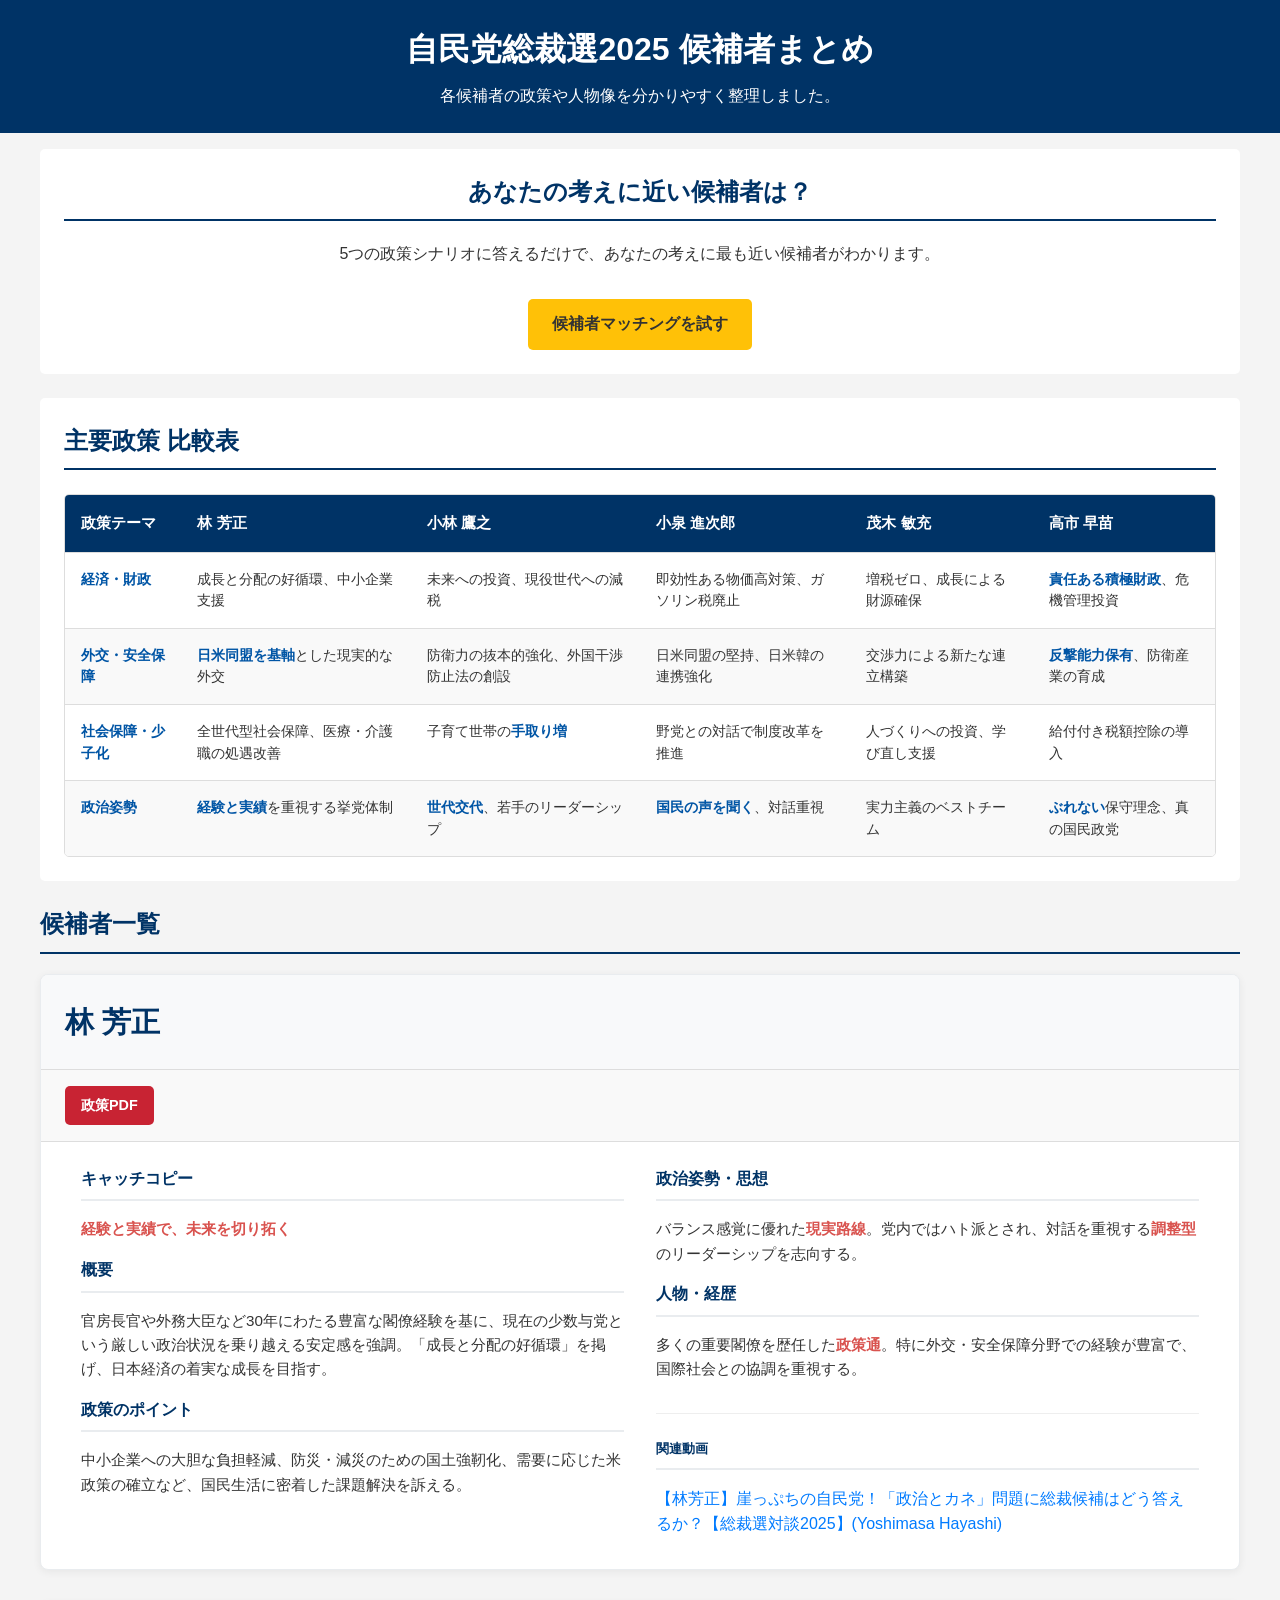
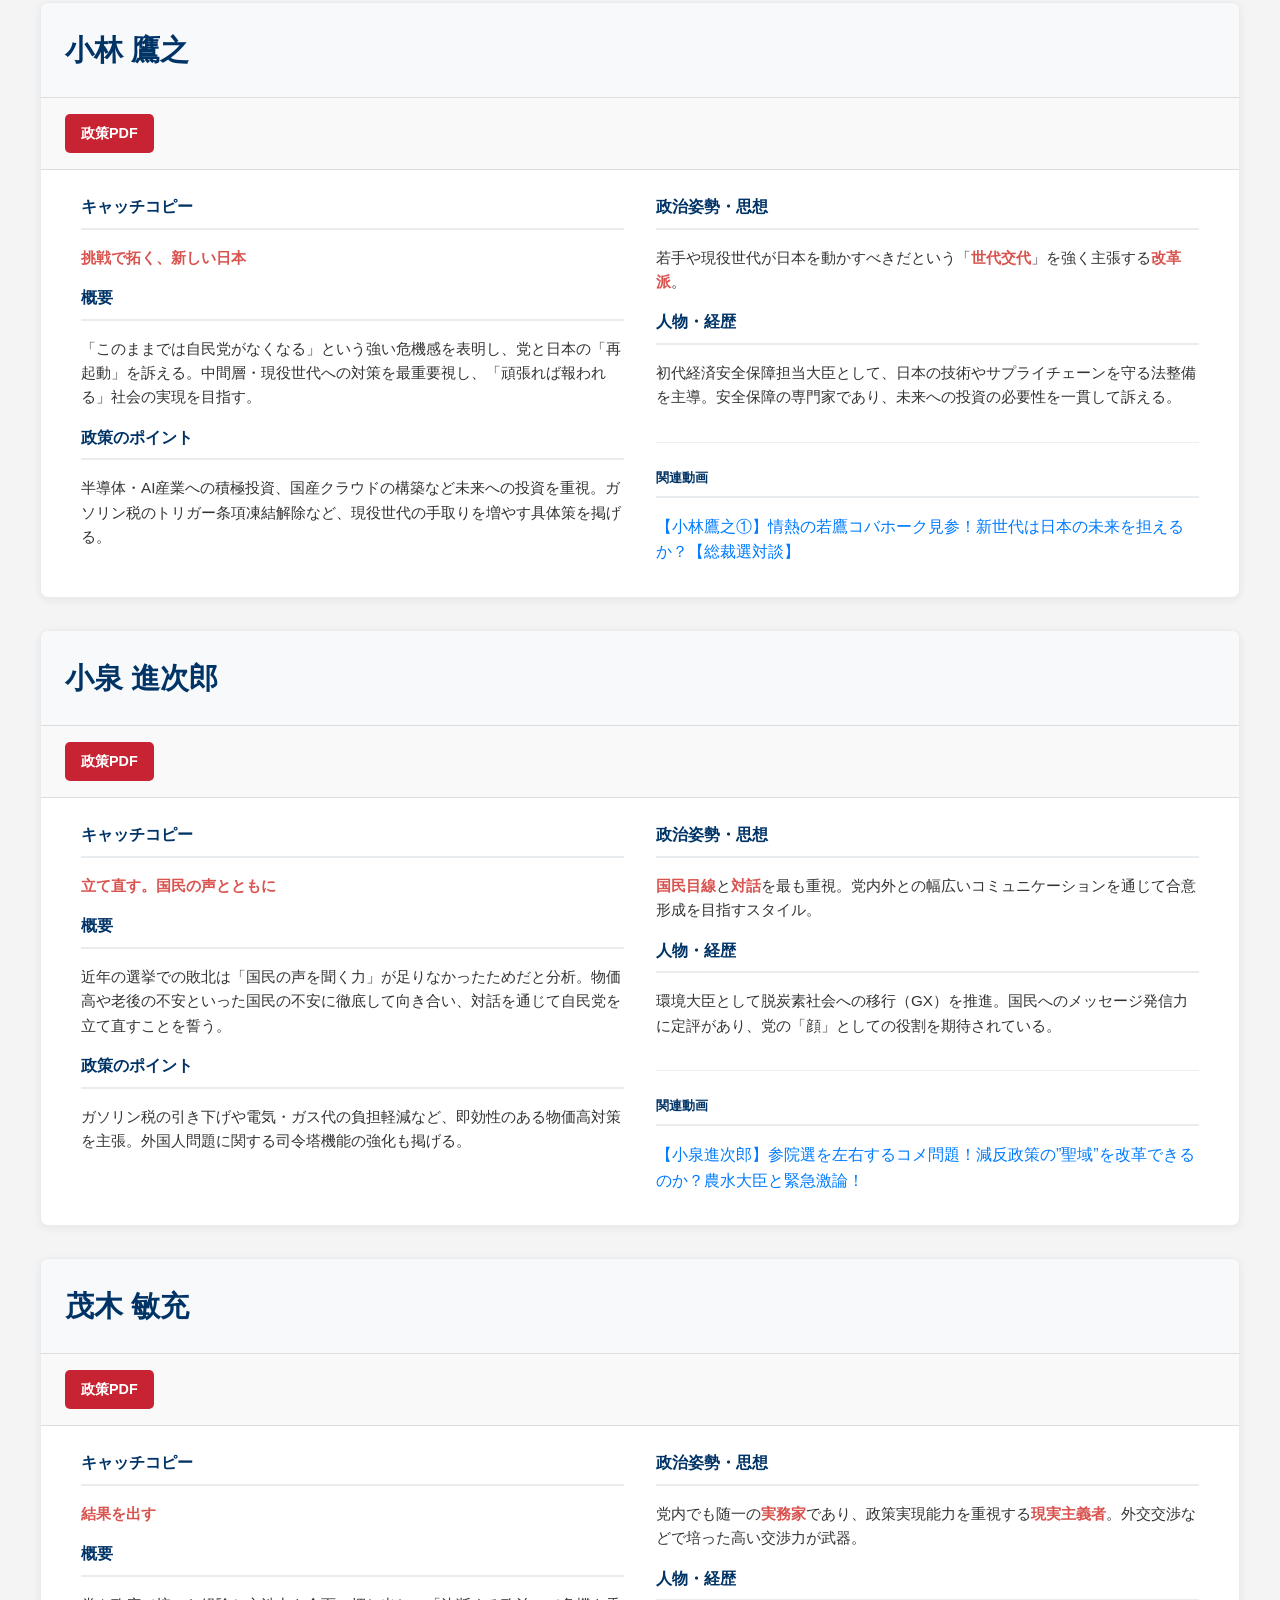
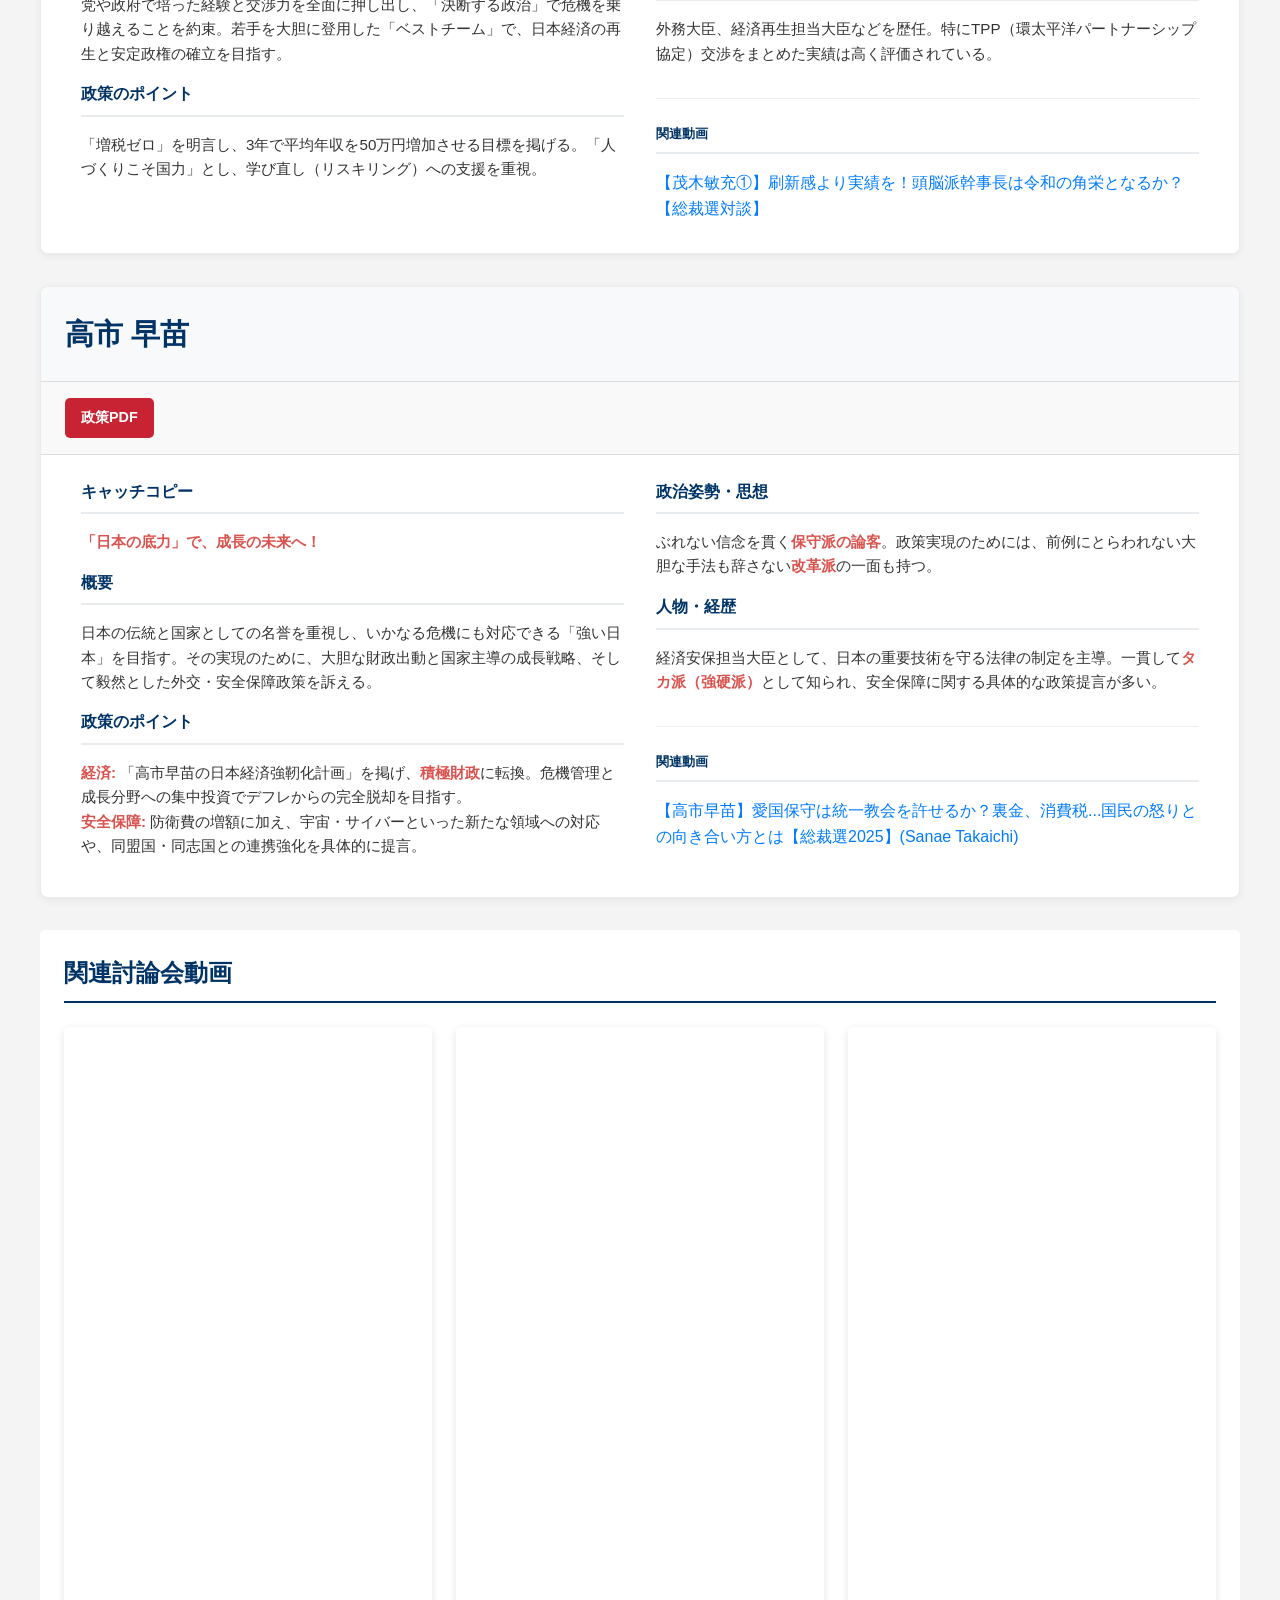
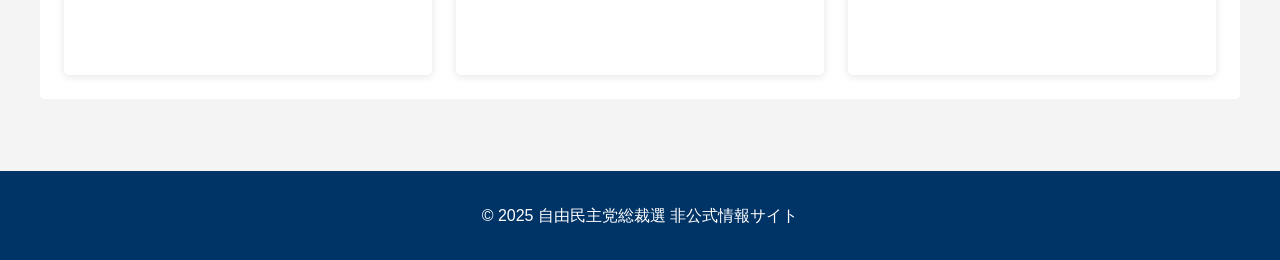
<file: index.html>
<!DOCTYPE html>
<html lang="ja">
<head>
    <meta charset="UTF-8">
    <meta name="viewport" content="width=device-width, initial-scale=1.0">
    <title>自民党総裁選2025 候補者まとめ</title>
    <link rel="stylesheet" href="style.css">
</head>
<body>

    <header>
        <h1>自民党総裁選2025 候補者まとめ</h1>
        <p>各候補者の政策や人物像を分かりやすく整理しました。</p>
    </header>

    <main>
        <section id="matcher-link">
            <h2>あなたの考えに近い候補者は？</h2>
            <p>5つの政策シナリオに答えるだけで、あなたの考えに最も近い候補者がわかります。</p>
            <a href="matcher.html" class="matcher-button">候補者マッチングを試す</a>
        </section>

        <section id="comparison">
            <h2>主要政策 比較表</h2>
            <div class="table-container">
                <table>
                    <thead>
                        <tr>
                            <th>政策テーマ</th>
                            <th>林 芳正</th>
                            <th>小林 鷹之</th>
                            <th>小泉 進次郎</th>
                            <th>茂木 敏充</th>
                            <th>高市 早苗</th>
                        </tr>
                    </thead>
                    <tbody>
                        <tr>
                            <td><strong>経済・財政</strong></td>
                            <td>成長と分配の好循環、中小企業支援</td>
                            <td>未来への投資、現役世代への減税</td>
                            <td>即効性ある物価高対策、ガソリン税廃止</td>
                            <td>増税ゼロ、成長による財源確保</td>
                            <td><strong>責任ある積極財政</strong>、危機管理投資</td>
                        </tr>
                        <tr>
                            <td><strong>外交・安全保障</strong></td>
                            <td><strong>日米同盟を基軸</strong>とした現実的な外交</td>
                            <td>防衛力の抜本的強化、外国干渉防止法の創設</td>
                            <td>日米同盟の堅持、日米韓の連携強化</td>
                            <td>交渉力による新たな連立構築</td>
                            <td><strong>反撃能力保有</strong>、防衛産業の育成</td>
                        </tr>
                        <tr>
                            <td><strong>社会保障・少子化</strong></td>
                            <td>全世代型社会保障、医療・介護職の処遇改善</td>
                            <td>子育て世帯の<strong>手取り増</strong></td>
                            <td>野党との対話で制度改革を推進</td>
                            <td>人づくりへの投資、学び直し支援</td>
                            <td>給付付き税額控除の導入</td>
                        </tr>
                        <tr>
                            <td><strong>政治姿勢</strong></td>
                            <td><strong>経験と実績</strong>を重視する挙党体制</td>
                            <td><strong>世代交代</strong>、若手のリーダーシップ</td>
                            <td><strong>国民の声を聞く</strong>、対話重視</td>
                            <td>実力主義のベストチーム</td>
                            <td><strong>ぶれない</strong>保守理念、真の国民政党</td>
                        </tr>
                    </tbody>
                </table>
            </div>
        </section>

        <section id="candidates">
            <h2>候補者一覧</h2>

            <div class="candidate" id="hayashi">
                <h3>林 芳正</h3>
                <div class="candidate-links">
                    <a href="PDF/hayashi_yoshimasa.pdf" target="_blank" class="pdf-button">政策PDF</a>
                </div>
                <div class="candidate-info">
                    <div class="policy">
                        <h4>キャッチコピー</h4>
                        <p><strong>経験と実績で、未来を切り拓く</strong></p>
                        <h4>概要</h4>
                        <p>官房長官や外務大臣など30年にわたる豊富な閣僚経験を基に、現在の少数与党という厳しい政治状況を乗り越える安定感を強調。「成長と分配の好循環」を掲げ、日本経済の着実な成長を目指す。</p>
                        <h4>政策のポイント</h4>
                        <p>中小企業への大胆な負担軽減、防災・減災のための国土強靭化、需要に応じた米政策の確立など、国民生活に密着した課題解決を訴える。</p>
                    </div>
                    <div class="profile">
                        <h4>政治姿勢・思想</h4>
                        <p>バランス感覚に優れた<strong>現実路線</strong>。党内ではハト派とされ、対話を重視する<strong>調整型</strong>のリーダーシップを志向する。</p>
                        <h4>人物・経歴</h4>
                        <p>多くの重要閣僚を歴任した<strong>政策通</strong>。特に外交・安全保障分野での経験が豊富で、国際社会との協調を重視する。</p>
                        <div class="video-section">
                            <h5>関連動画</h5>
                            <a href="https://www.youtube.com/watch?v=7HHYFExrUlc&t=288s" target="_blank">【林芳正】崖っぷちの自民党！「政治とカネ」問題に総裁候補はどう答えるか？【総裁選対談2025】(Yoshimasa Hayashi)</a>
                        </div>
                    </div>
                </div>
            </div>

            <div class="candidate" id="kobayashi">
                <h3>小林 鷹之</h3>
                <div class="candidate-links">
                    <a href="PDF/kobayashi_takayuki.pdf" target="_blank" class="pdf-button">政策PDF</a>
                </div>
                <div class="candidate-info">
                    <div class="policy">
                        <h4>キャッチコピー</h4>
                        <p><strong>挑戦で拓く、新しい日本</strong></p>
                        <h4>概要</h4>
                        <p>「このままでは自民党がなくなる」という強い危機感を表明し、党と日本の「再起動」を訴える。中間層・現役世代への対策を最重要視し、「頑張れば報われる」社会の実現を目指す。</p>
                        <h4>政策のポイント</h4>
                        <p>半導体・AI産業への積極投資、国産クラウドの構築など未来への投資を重視。ガソリン税のトリガー条項凍結解除など、現役世代の手取りを増やす具体策を掲げる。</p>
                    </div>
                    <div class="profile">
                        <h4>政治姿勢・思想</h4>
                        <p>若手や現役世代が日本を動かすべきだという「<strong>世代交代</strong>」を強く主張する<strong>改革派</strong>。</p>
                        <h4>人物・経歴</h4>
                        <p>初代経済安全保障担当大臣として、日本の技術やサプライチェーンを守る法整備を主導。安全保障の専門家であり、未来への投資の必要性を一貫して訴える。</p>
                        <div class="video-section">
                            <h5>関連動画</h5>
                            <a href="https://www.youtube.com/watch?v=fQSO7T_RONM" target="_blank">【小林鷹之①】情熱の若鷹コバホーク見参！新世代は日本の未来を担えるか？【総裁選対談】</a>
                        </div>
                    </div>
                </div>
            </div>

            <div class="candidate" id="koizumi">
                <h3>小泉 進次郎</h3>
                <div class="candidate-links">
                    <a href="PDF/koizumi_shinjiro.pdf" target="_blank" class="pdf-button">政策PDF</a>
                </div>
                <div class="candidate-info">
                    <div class="policy">
                        <h4>キャッチコピー</h4>
                        <p><strong>立て直す。国民の声とともに</strong></p>
                        <h4>概要</h4>
                        <p>近年の選挙での敗北は「国民の声を聞く力」が足りなかったためだと分析。物価高や老後の不安といった国民の不安に徹底して向き合い、対話を通じて自民党を立て直すことを誓う。</p>
                        <h4>政策のポイント</h4>
                        <p>ガソリン税の引き下げや電気・ガス代の負担軽減など、即効性のある物価高対策を主張。外国人問題に関する司令塔機能の強化も掲げる。</p>
                    </div>
                    <div class="profile">
                        <h4>政治姿勢・思想</h4>
                        <p><strong>国民目線</strong>と<strong>対話</strong>を最も重視。党内外との幅広いコミュニケーションを通じて合意形成を目指すスタイル。</p>
                        <h4>人物・経歴</h4>
                        <p>環境大臣として脱炭素社会への移行（GX）を推進。国民へのメッセージ発信力に定評があり、党の「顔」としての役割を期待されている。</p>
                        <div class="video-section">
                            <h5>関連動画</h5>
                            <a href="https://www.youtube.com/watch?v=Nc2l2y54KJk&t=117s" target="_blank">【小泉進次郎】参院選を左右するコメ問題！減反政策の”聖域”を改革できるのか？農水大臣と緊急激論！</a>
                        </div>
                    </div>
                </div>
            </div>

            <div class="candidate" id="motegi">
                <h3>茂木 敏充</h3>
                <div class="candidate-links">
                    <a href="PDF/motegi_toshimitsu.pdf" target="_blank" class="pdf-button">政策PDF</a>
                </div>
                <div class="candidate-info">
                    <div class="policy">
                        <h4>キャッチコピー</h4>
                        <p><strong>結果を出す</strong></p>
                        <h4>概要</h4>
                        <p>党や政府で培った経験と交渉力を全面に押し出し、「決断する政治」で危機を乗り越えることを約束。若手を大胆に登用した「ベストチーム」で、日本経済の再生と安定政権の確立を目指す。</p>
                        <h4>政策のポイント</h4>
                        <p>「増税ゼロ」を明言し、3年で平均年収を50万円増加させる目標を掲げる。「人づくりこそ国力」とし、学び直し（リスキリング）への支援を重視。</p>
                    </div>
                    <div class="profile">
                        <h4>政治姿勢・思想</h4>
                        <p>党内でも随一の<strong>実務家</strong>であり、政策実現能力を重視する<strong>現実主義者</strong>。外交交渉などで培った高い交渉力が武器。</p>
                        <h4>人物・経歴</h4>
                        <p>外務大臣、経済再生担当大臣などを歴任。特にTPP（環太平洋パートナーシップ協定）交渉をまとめた実績は高く評価されている。</p>
                        <div class="video-section">
                            <h5>関連動画</h5>
                            <a href="https://www.youtube.com/watch?v=0tI_t4-xgq8&t=1849s" target="_blank">【茂木敏充①】刷新感より実績を！頭脳派幹事長は令和の角栄となるか？【総裁選対談】</a>
                        </div>
                    </div>
                </div>
            </div>

            <div class="candidate" id="takaichi">
                <h3>高市 早苗</h3>
                <div class="candidate-links">
                    <a href="PDF/takaichi_sanae.pdf" target="_blank" class="pdf-button">政策PDF</a>
                </div>
                <div class="candidate-info">
                    <div class="policy">
                        <h4>キャッチコピー</h4>
                        <p><strong>「日本の底力」で、成長の未来へ！</strong></p>
                        <h4>概要</h4>
                        <p>日本の伝統と国家としての名誉を重視し、いかなる危機にも対応できる「強い日本」を目指す。その実現のために、大胆な財政出動と国家主導の成長戦略、そして毅然とした外交・安全保障政策を訴える。</p>
                        <h4>政策のポイント</h4>
                        <p><strong>経済:</strong> 「高市早苗の日本経済強靭化計画」を掲げ、<strong>積極財政</strong>に転換。危機管理と成長分野への集中投資でデフレからの完全脱却を目指す。<br><strong>安全保障:</strong> 防衛費の増額に加え、宇宙・サイバーといった新たな領域への対応や、同盟国・同志国との連携強化を具体的に提言。</p>
                    </div>
                    <div class="profile">
                        <h4>政治姿勢・思想</h4>
                        <p>ぶれない信念を貫く<strong>保守派の論客</strong>。政策実現のためには、前例にとらわれない大胆な手法も辞さない<strong>改革派</strong>の一面も持つ。</p>
                        <h4>人物・経歴</h4>
                        <p>経済安保担当大臣として、日本の重要技術を守る法律の制定を主導。一貫して<strong>タカ派（強硬派）</strong>として知られ、安全保障に関する具体的な政策提言が多い。</p>
                        <div class="video-section">
                            <h5>関連動画</h5>
                            <a href="https://www.youtube.com/watch?v=GSwVQjN9Sdw&t=368s" target="_blank">【高市早苗】愛国保守は統一教会を許せるか？裏金、消費税...国民の怒りとの向き合い方とは【総裁選2025】(Sanae Takaichi)</a>
                        </div>
                    </div>
                </div>
            </div>

        </section>

        <section id="debate-videos">
            <h2>関連討論会動画</h2>
            <div class="video-container">
                <div class="video-wrapper">
                    <iframe src="https://www.youtube.com/embed/Q50NCoF3dXk" title="YouTube video player" frameborder="0" allow="accelerometer; autoplay; clipboard-write; encrypted-media; gyroscope; picture-in-picture; web-share" allowfullscreen></iframe>
                </div>
                <div class="video-wrapper">
                    <iframe src="https://www.youtube.com/embed/YBnjSKV6GBg" title="YouTube video player" frameborder="0" allow="accelerometer; autoplay; clipboard-write; encrypted-media; gyroscope; picture-in-picture; web-share" allowfullscreen></iframe>
                </div>
                <div class="video-wrapper">
                    <iframe src="https://www.youtube.com/embed/Pvwe_WnXvWQ" title="YouTube video player" frameborder="0" allow="accelerometer; autoplay; clipboard-write; encrypted-media; gyroscope; picture-in-picture; web-share" allowfullscreen></iframe>
                </div>
            </div>
        </section>

    </main>

    <footer>
        <p>&copy; 2025 自由民主党総裁選 非公式情報サイト</p>
    </footer>

</body>
</html>
</file>
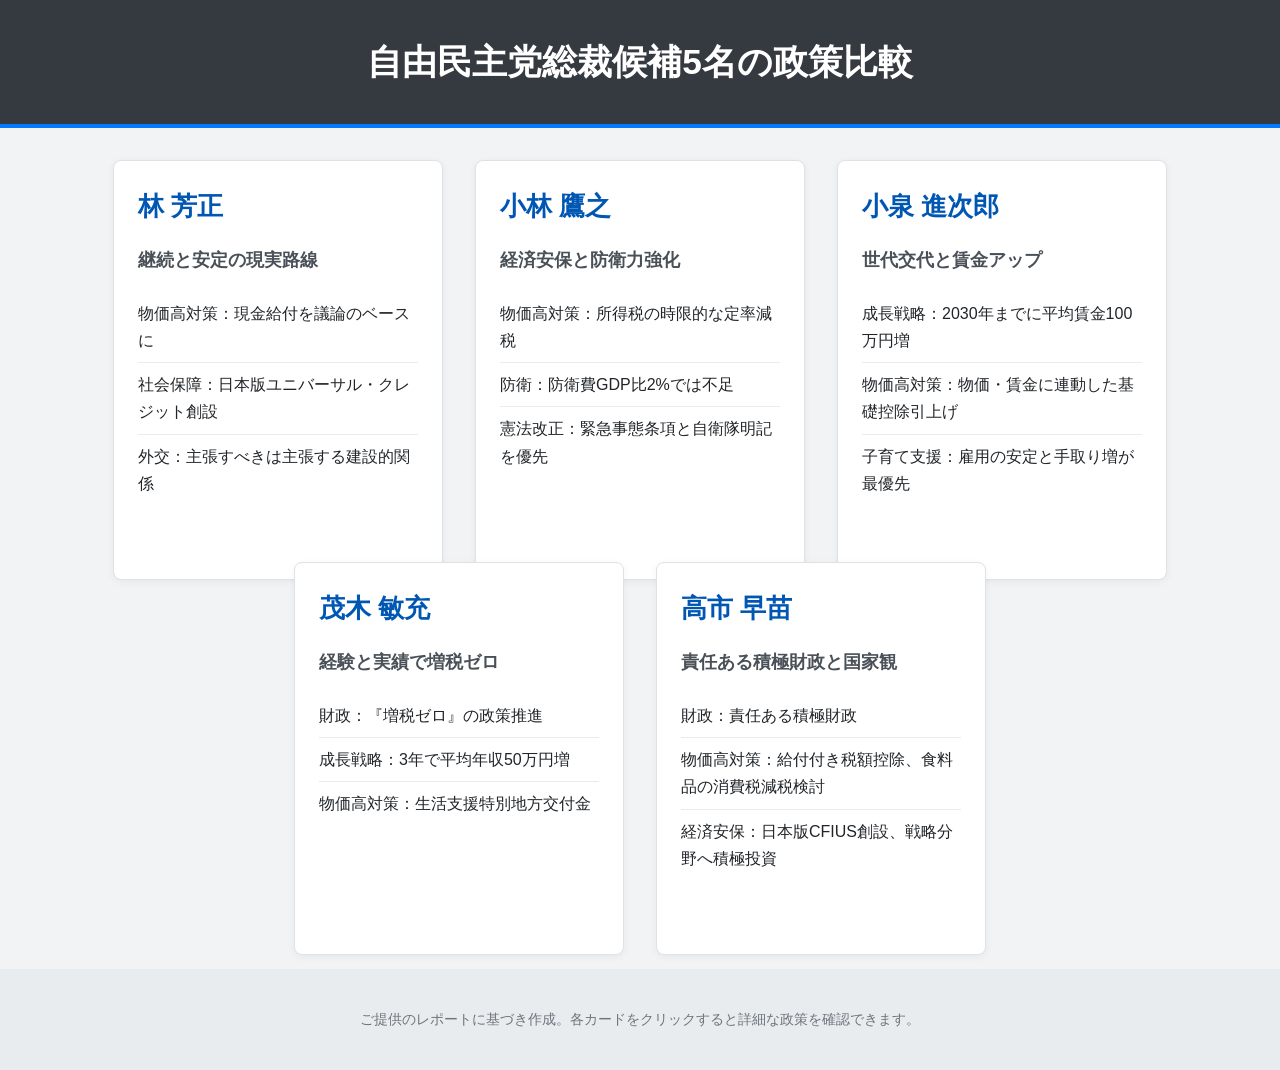
<file: LDP presidential election1/index.html>
<!DOCTYPE html>
<html lang="ja">
<head>
    <meta charset="UTF-8">
    <meta name="viewport" content="width=device-width, initial-scale=1.0">
    <title>次の日本のリーダーは誰？</title>
    <link rel="stylesheet" href="style.css">
</head>
<body>

    <header>
        <h1>自由民主党総裁候補5名の政策比較</h1>
    </header>

    <main>
        <div class="candidates-container">
            <!-- 林芳正 -->
            <a href="hayashi.html" class="card-link">
                <div class="candidate-card">
                    <h2>林 芳正</h2>
                    <p class="key-stance">継続と安定の現実路線</p>
                    <ul>
                        <li>物価高対策：現金給付を議論のベースに</li>
                        <li>社会保障：日本版ユニバーサル・クレジット創設</li>
                        <li>外交：主張すべきは主張する建設的関係</li>
                    </ul>
                </div>
            </a>

            <!-- 小林鷹之 -->
            <a href="kobayashi.html" class="card-link">
                <div class="candidate-card">
                    <h2>小林 鷹之</h2>
                    <p class="key-stance">経済安保と防衛力強化</p>
                    <ul>
                        <li>物価高対策：所得税の時限的な定率減税</li>
                        <li>防衛：防衛費GDP比2%では不足</li>
                        <li>憲法改正：緊急事態条項と自衛隊明記を優先</li>
                    </ul>
                </div>
            </a>

            <!-- 小泉進次郎 -->
            <a href="koizumi.html" class="card-link">
                <div class="candidate-card">
                    <h2>小泉 進次郎</h2>
                    <p class="key-stance">世代交代と賃金アップ</p>
                    <ul>
                        <li>成長戦略：2030年までに平均賃金100万円増</li>
                        <li>物価高対策：物価・賃金に連動した基礎控除引上げ</li>
                        <li>子育て支援：雇用の安定と手取り増が最優先</li>
                    </ul>
                </div>
            </a>

            <!-- 茂木敏充 -->
            <a href="motegi.html" class="card-link">
                <div class="candidate-card">
                    <h2>茂木 敏充</h2>
                    <p class="key-stance">経験と実績で増税ゼロ</p>
                    <ul>
                        <li>財政：『増税ゼロ』の政策推進</li>
                        <li>成長戦略：3年で平均年収50万円増</li>
                        <li>物価高対策：生活支援特別地方交付金</li>
                    </ul>
                </div>
            </a>

            <!-- 高市早苗 -->
            <a href="takaichi.html" class="card-link">
                <div class="candidate-card">
                    <h2>高市 早苗</h2>
                    <p class="key-stance">責任ある積極財政と国家観</p>
                    <ul>
                        <li>財政：責任ある積極財政</li>
                        <li>物価高対策：給付付き税額控除、食料品の消費税減税検討</li>
                        <li>経済安保：日本版CFIUS創設、戦略分野へ積極投資</li>
                    </ul>
                </div>
            </a>
        </div>
    </main>

    <footer>
        <p>ご提供のレポートに基づき作成。各カードをクリックすると詳細な政策を確認できます。</p>
    </footer>

</body>
</html>
</file>
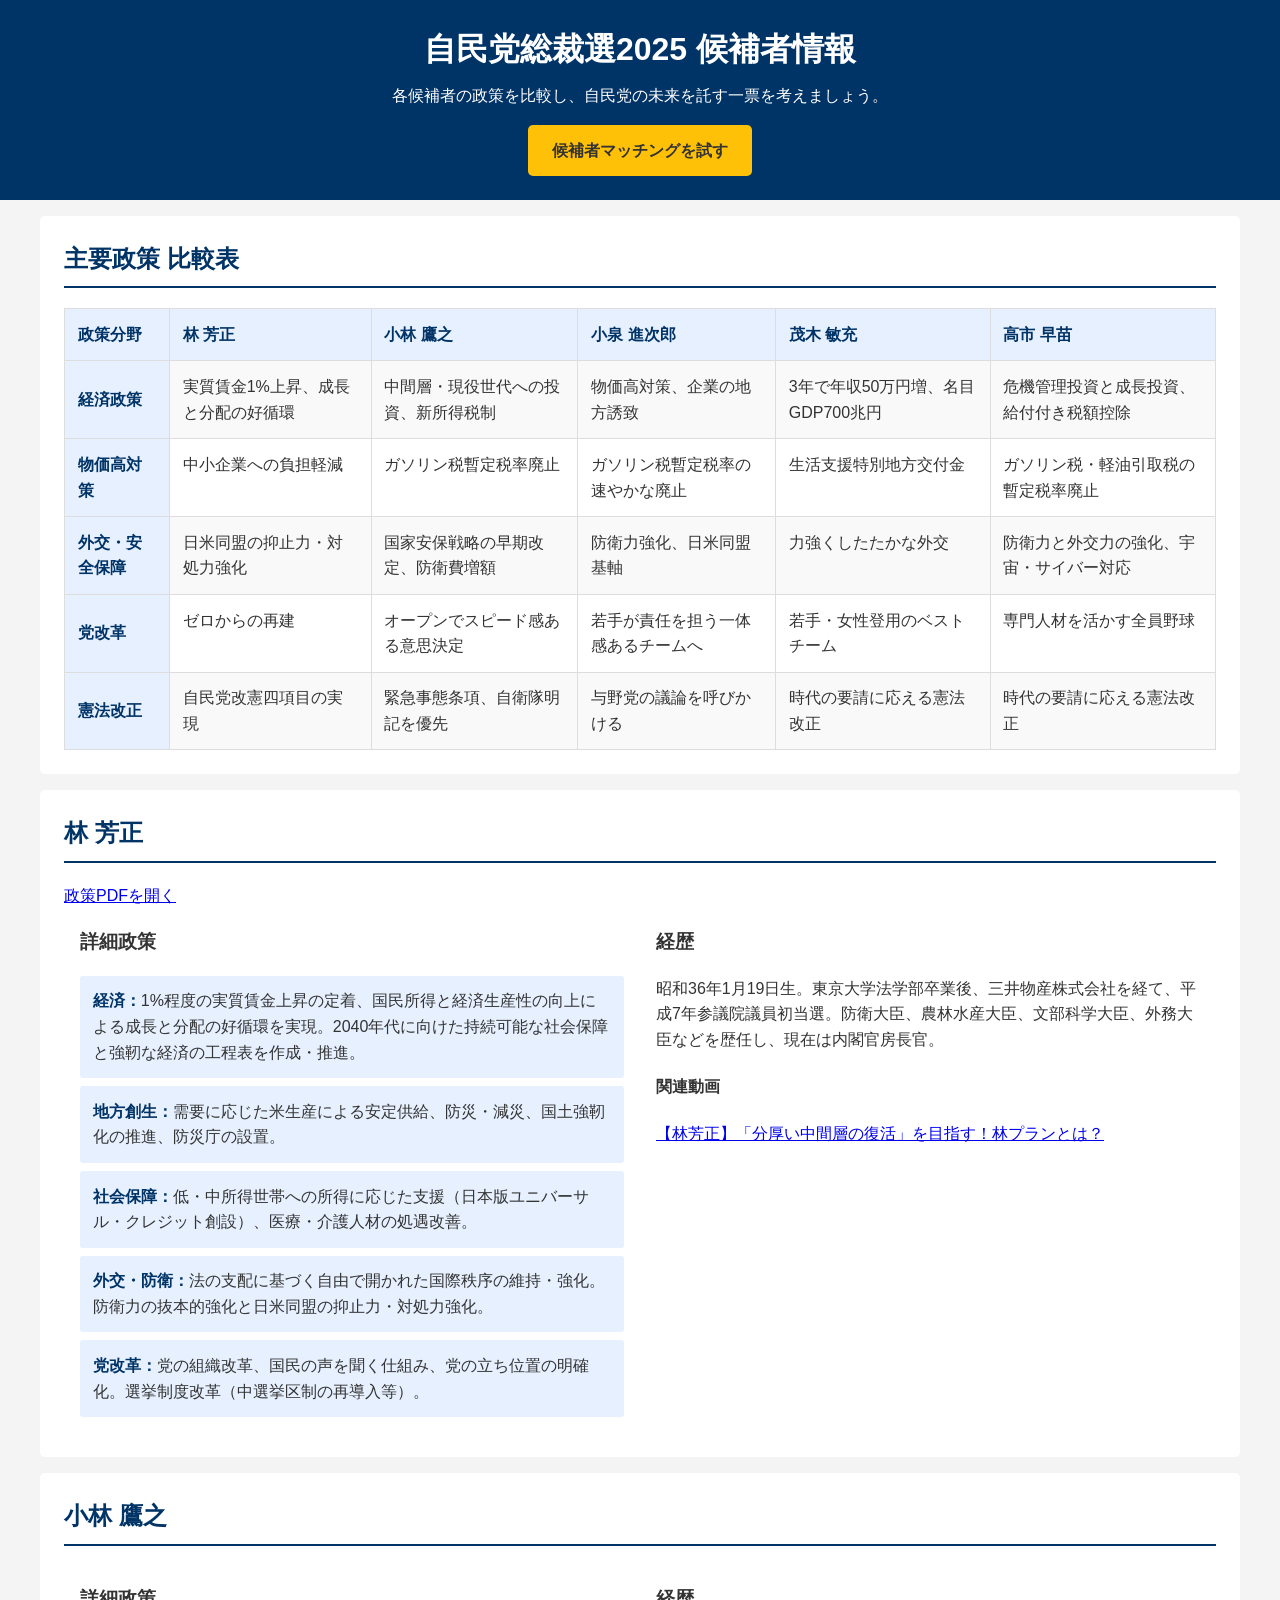
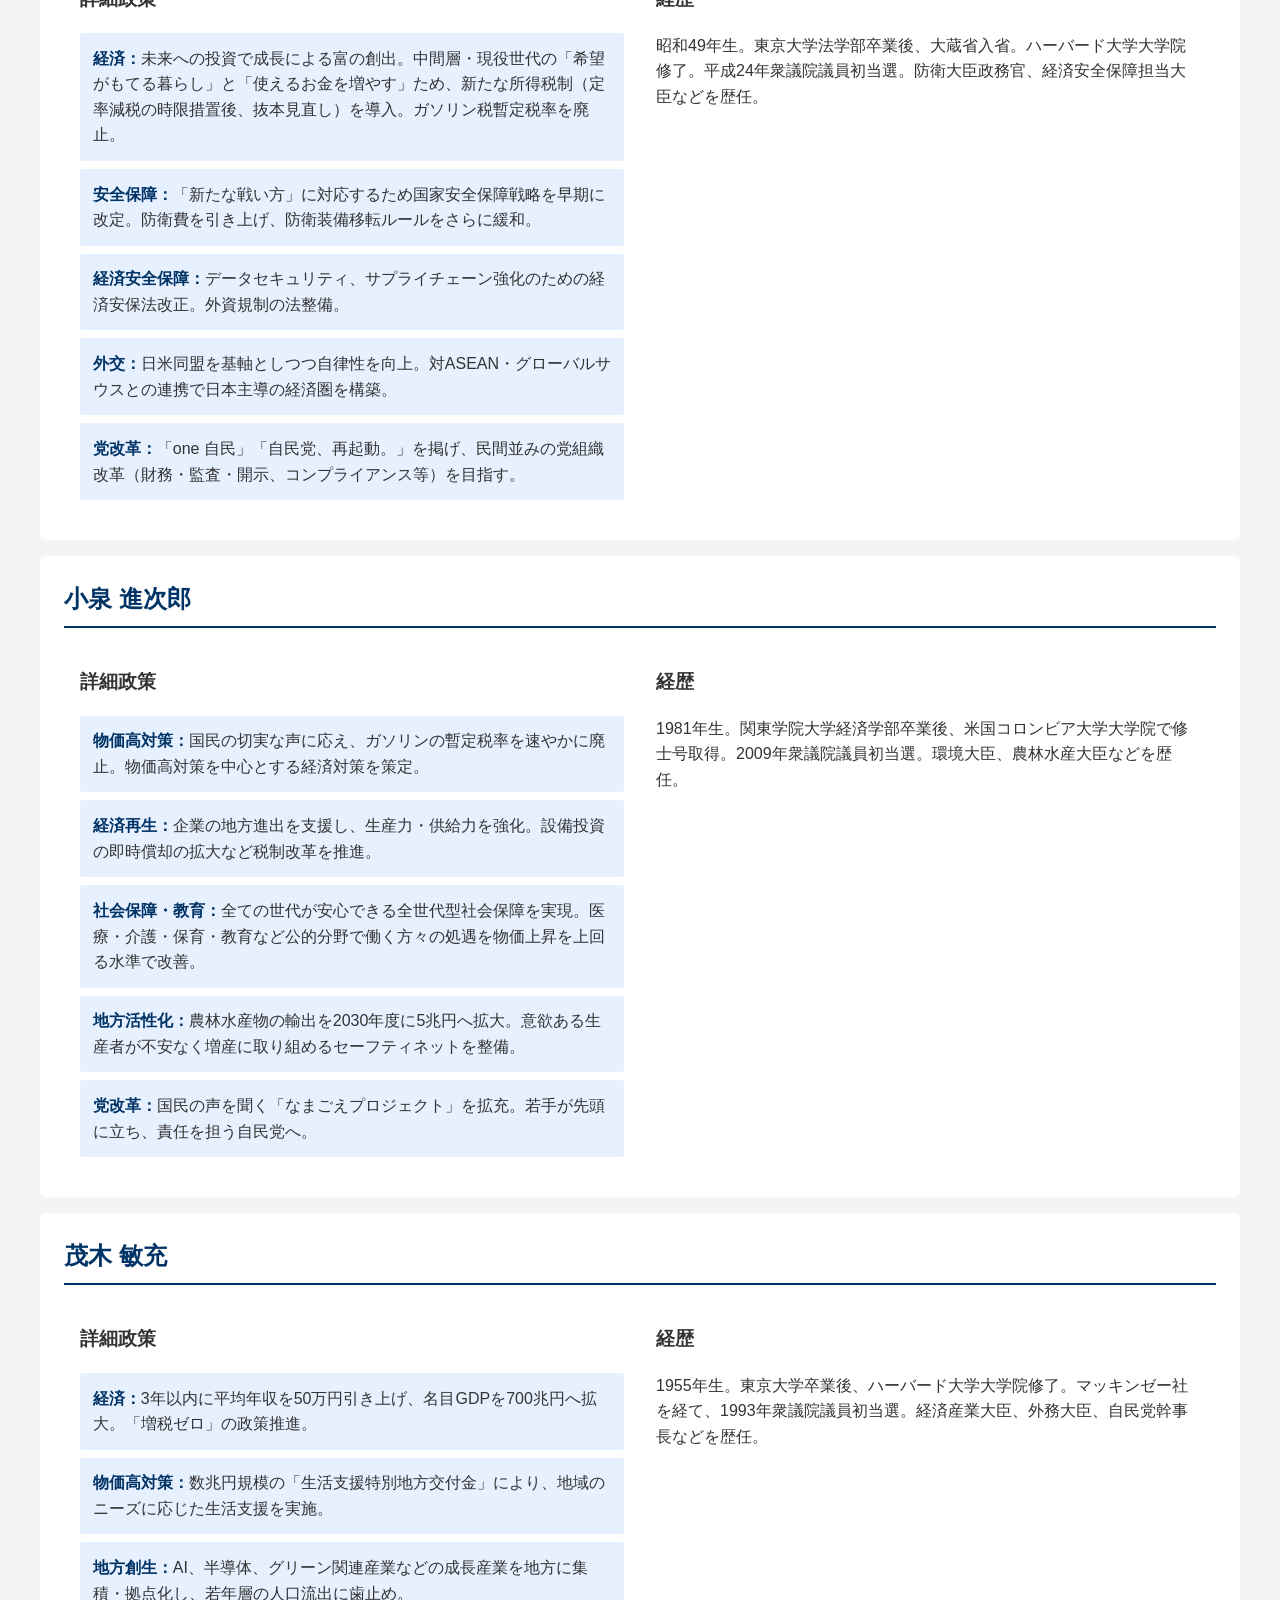
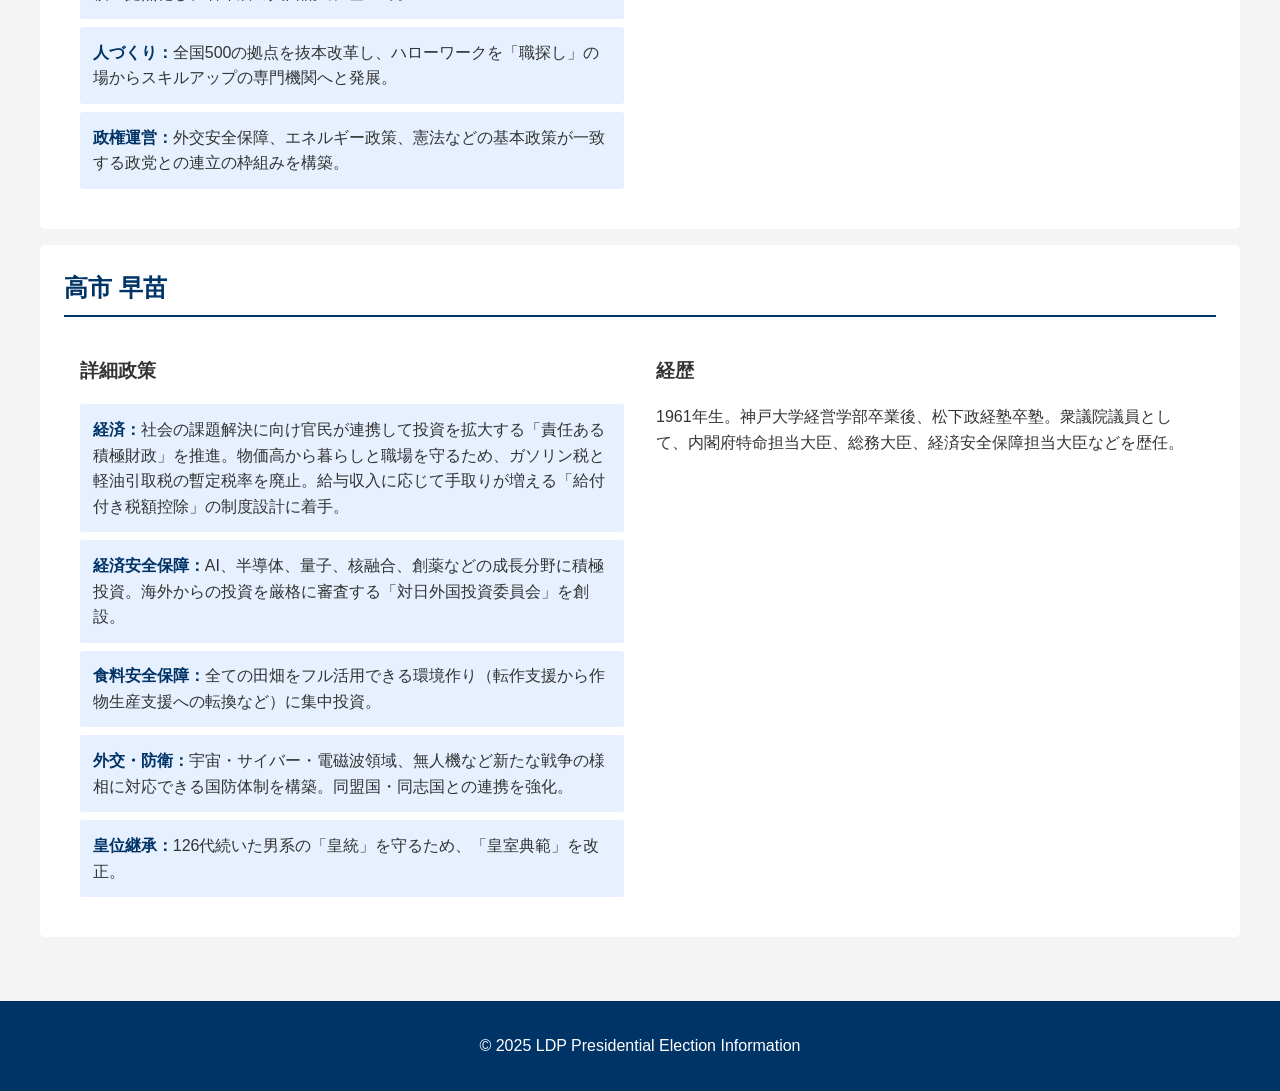
<file: LDP_election_summary/index.html>
<!DOCTYPE html>
<html lang="ja">
<head>
    <meta charset="UTF-8">
    <meta name="viewport" content="width=device-width, initial-scale=1.0">
    <title>自民党総裁選2025 候補者情報</title>
    <link rel="stylesheet" href="style.css">
</head>
<body>
    <header>
        <h1>自民党総裁選2025 候補者情報</h1>
        <p>各候補者の政策を比較し、自民党の未来を託す一票を考えましょう。</p>
        <a href="matcher.html" class="matcher-button">候補者マッチングを試す</a>
    </header>
    <main>
        <section id="comparison">
            <h2>主要政策 比較表</h2>
            <table>
                <thead>
                    <tr>
                        <th>政策分野</th>
                        <th>林 芳正</th>
                        <th>小林 鷹之</th>
                        <th>小泉 進次郎</th>
                        <th>茂木 敏充</th>
                        <th>高市 早苗</th>
                    </tr>
                </thead>
                <tbody>
                    <tr>
                        <th>経済政策</th>
                        <td>実質賃金1%上昇、成長と分配の好循環</td>
                        <td>中間層・現役世代への投資、新所得税制</td>
                        <td>物価高対策、企業の地方誘致</td>
                        <td>3年で年収50万円増、名目GDP700兆円</td>
                        <td>危機管理投資と成長投資、給付付き税額控除</td>
                    </tr>
                    <tr>
                        <th>物価高対策</th>
                        <td>中小企業への負担軽減</td>
                        <td>ガソリン税暫定税率廃止</td>
                        <td>ガソリン税暫定税率の速やかな廃止</td>
                        <td>生活支援特別地方交付金</td>
                        <td>ガソリン税・軽油引取税の暫定税率廃止</td>
                    </tr>
                    <tr>
                        <th>外交・安全保障</th>
                        <td>日米同盟の抑止力・対処力強化</td>
                        <td>国家安保戦略の早期改定、防衛費増額</td>
                        <td>防衛力強化、日米同盟基軸</td>
                        <td>力強くしたたかな外交</td>
                        <td>防衛力と外交力の強化、宇宙・サイバー対応</td>
                    </tr>
                    <tr>
                        <th>党改革</th>
                        <td>ゼロからの再建</td>
                        <td>オープンでスピード感ある意思決定</td>
                        <td>若手が責任を担う一体感あるチームへ</td>
                        <td>若手・女性登用のベストチーム</td>
                        <td>専門人材を活かす全員野球</td>
                    </tr>
                    <tr>
                        <th>憲法改正</th>
                        <td>自民党改憲四項目の実現</td>
                        <td>緊急事態条項、自衛隊明記を優先</td>
                        <td>与野党の議論を呼びかける</td>
                        <td>時代の要請に応える憲法改正</td>
                        <td>時代の要請に応える憲法改正</td>
                    </tr>
                </tbody>
            </table>
        </section>

        <section id="hayashi">
            <h2>林 芳正</h2>
            <div class="candidate-links">
                <a href="../LDP presidential election2/hayashi_yoshimasa.pdf" target="_blank" class="pdf-button">政策PDFを開く</a>
            </div>
            <div class="candidate-info">
                <div class="policy">
                    <h3>詳細政策</h3>
                    <ul>
                        <li><strong>経済：</strong>1%程度の実質賃金上昇の定着、国民所得と経済生産性の向上による成長と分配の好循環を実現。2040年代に向けた持続可能な社会保障と強靭な経済の工程表を作成・推進。</li>
                        <li><strong>地方創生：</strong>需要に応じた米生産による安定供給、防災・減災、国土強靭化の推進、防災庁の設置。</li>
                        <li><strong>社会保障：</strong>低・中所得世帯への所得に応じた支援（日本版ユニバーサル・クレジット創設）、医療・介護人材の処遇改善。</li>
                        <li><strong>外交・防衛：</strong>法の支配に基づく自由で開かれた国際秩序の維持・強化。防衛力の抜本的強化と日米同盟の抑止力・対処力強化。</li>
                        <li><strong>党改革：</strong>党の組織改革、国民の声を聞く仕組み、党の立ち位置の明確化。選挙制度改革（中選挙区制の再導入等）。</li>
                    </ul>
                </div>
                <div class="profile">
                    <h3>経歴</h3>
                    <p>昭和36年1月19日生。東京大学法学部卒業後、三井物産株式会社を経て、平成7年参議院議員初当選。防衛大臣、農林水産大臣、文部科学大臣、外務大臣などを歴任し、現在は内閣官房長官。</p>
                    <div class="video-section">
                        <h4>関連動画</h4>
                        <a href="https://www.youtube.com/watch?v=d_0k5aH4nao" target="_blank">【林芳正】「分厚い中間層の復活」を目指す！林プランとは？</a>
                    </div>
                </div>
            </div>
        </section>

        <section id="kobayashi">
            <h2>小林 鷹之</h2>
            <div class="candidate-info">
                <div class="policy">
                    <h3>詳細政策</h3>
                    <ul>
                        <li><strong>経済：</strong>未来への投資で成長による富の創出。中間層・現役世代の「希望がもてる暮らし」と「使えるお金を増やす」ため、新たな所得税制（定率減税の時限措置後、抜本見直し）を導入。ガソリン税暫定税率を廃止。</li>
                        <li><strong>安全保障：</strong>「新たな戦い方」に対応するため国家安全保障戦略を早期に改定。防衛費を引き上げ、防衛装備移転ルールをさらに緩和。</li>
                        <li><strong>経済安全保障：</strong>データセキュリティ、サプライチェーン強化のための経済安保法改正。外資規制の法整備。</li>
                        <li><strong>外交：</strong>日米同盟を基軸としつつ自律性を向上。対ASEAN・グローバルサウスとの連携で日本主導の経済圏を構築。</li>
                        <li><strong>党改革：</strong>「one 自民」「自民党、再起動。」を掲げ、民間並みの党組織改革（財務・監査・開示、コンプライアンス等）を目指す。</li>
                    </ul>
                </div>
                <div class="profile">
                    <h3>経歴</h3>
                    <p>昭和49年生。東京大学法学部卒業後、大蔵省入省。ハーバード大学大学院修了。平成24年衆議院議員初当選。防衛大臣政務官、経済安全保障担当大臣などを歴任。</p>
                </div>
            </div>
        </section>

        <section id="koizumi">
            <h2>小泉 進次郎</h2>
            <div class="candidate-info">
                <div class="policy">
                    <h3>詳細政策</h3>
                    <ul>
                        <li><strong>物価高対策：</strong>国民の切実な声に応え、ガソリンの暫定税率を速やかに廃止。物価高対策を中心とする経済対策を策定。</li>
                        <li><strong>経済再生：</strong>企業の地方進出を支援し、生産力・供給力を強化。設備投資の即時償却の拡大など税制改革を推進。</li>
                        <li><strong>社会保障・教育：</strong>全ての世代が安心できる全世代型社会保障を実現。医療・介護・保育・教育など公的分野で働く方々の処遇を物価上昇を上回る水準で改善。</li>
                        <li><strong>地方活性化：</strong>農林水産物の輸出を2030年度に5兆円へ拡大。意欲ある生産者が不安なく増産に取り組めるセーフティネットを整備。</li>
                        <li><strong>党改革：</strong>国民の声を聞く「なまごえプロジェクト」を拡充。若手が先頭に立ち、責任を担う自民党へ。</li>
                    </ul>
                </div>
                <div class="profile">
                    <h3>経歴</h3>
                    <p>1981年生。関東学院大学経済学部卒業後、米国コロンビア大学大学院で修士号取得。2009年衆議院議員初当選。環境大臣、農林水産大臣などを歴任。</p>
                </div>
            </div>
        </section>

        <section id="motegi">
            <h2>茂木 敏充</h2>
            <div class="candidate-info">
                <div class="policy">
                    <h3>詳細政策</h3>
                    <ul>
                        <li><strong>経済：</strong>3年以内に平均年収を50万円引き上げ、名目GDPを700兆円へ拡大。「増税ゼロ」の政策推進。</li>
                        <li><strong>物価高対策：</strong>数兆円規模の「生活支援特別地方交付金」により、地域のニーズに応じた生活支援を実施。</li>
                        <li><strong>地方創生：</strong>AI、半導体、グリーン関連産業などの成長産業を地方に集積・拠点化し、若年層の人口流出に歯止め。</li>
                        <li><strong>人づくり：</strong>全国500の拠点を抜本改革し、ハローワークを「職探し」の場からスキルアップの専門機関へと発展。</li>
                        <li><strong>政権運営：</strong>外交安全保障、エネルギー政策、憲法などの基本政策が一致する政党との連立の枠組みを構築。</li>
                    </ul>
                </div>
                <div class="profile">
                    <h3>経歴</h3>
                    <p>1955年生。東京大学卒業後、ハーバード大学大学院修了。マッキンゼー社を経て、1993年衆議院議員初当選。経済産業大臣、外務大臣、自民党幹事長などを歴任。</p>
                </div>
            </div>
        </section>

        <section id="takaichi">
            <h2>高市 早苗</h2>
            <div class="candidate-info">
                <div class="policy">
                    <h3>詳細政策</h3>
                    <ul>
                        <li><strong>経済：</strong>社会の課題解決に向け官民が連携して投資を拡大する「責任ある積極財政」を推進。物価高から暮らしと職場を守るため、ガソリン税と軽油引取税の暫定税率を廃止。給与収入に応じて手取りが増える「給付付き税額控除」の制度設計に着手。</li>
                        <li><strong>経済安全保障：</strong>AI、半導体、量子、核融合、創薬などの成長分野に積極投資。海外からの投資を厳格に審査する「対日外国投資委員会」を創設。</li>
                        <li><strong>食料安全保障：</strong>全ての田畑をフル活用できる環境作り（転作支援から作物生産支援への転換など）に集中投資。</li>
                        <li><strong>外交・防衛：</strong>宇宙・サイバー・電磁波領域、無人機など新たな戦争の様相に対応できる国防体制を構築。同盟国・同志国との連携を強化。</li>
                        <li><strong>皇位継承：</strong>126代続いた男系の「皇統」を守るため、「皇室典範」を改正。</li>
                    </ul>
                </div>
                <div class="profile">
                    <h3>経歴</h3>
                    <p>1961年生。神戸大学経営学部卒業後、松下政経塾卒塾。衆議院議員として、内閣府特命担当大臣、総務大臣、経済安全保障担当大臣などを歴任。</p>
                </div>
            </div>
        </section>
    </main>
    <footer>
        <p>&copy; 2025 LDP Presidential Election Information</p>
    </footer>
</body>
</html>
</file>
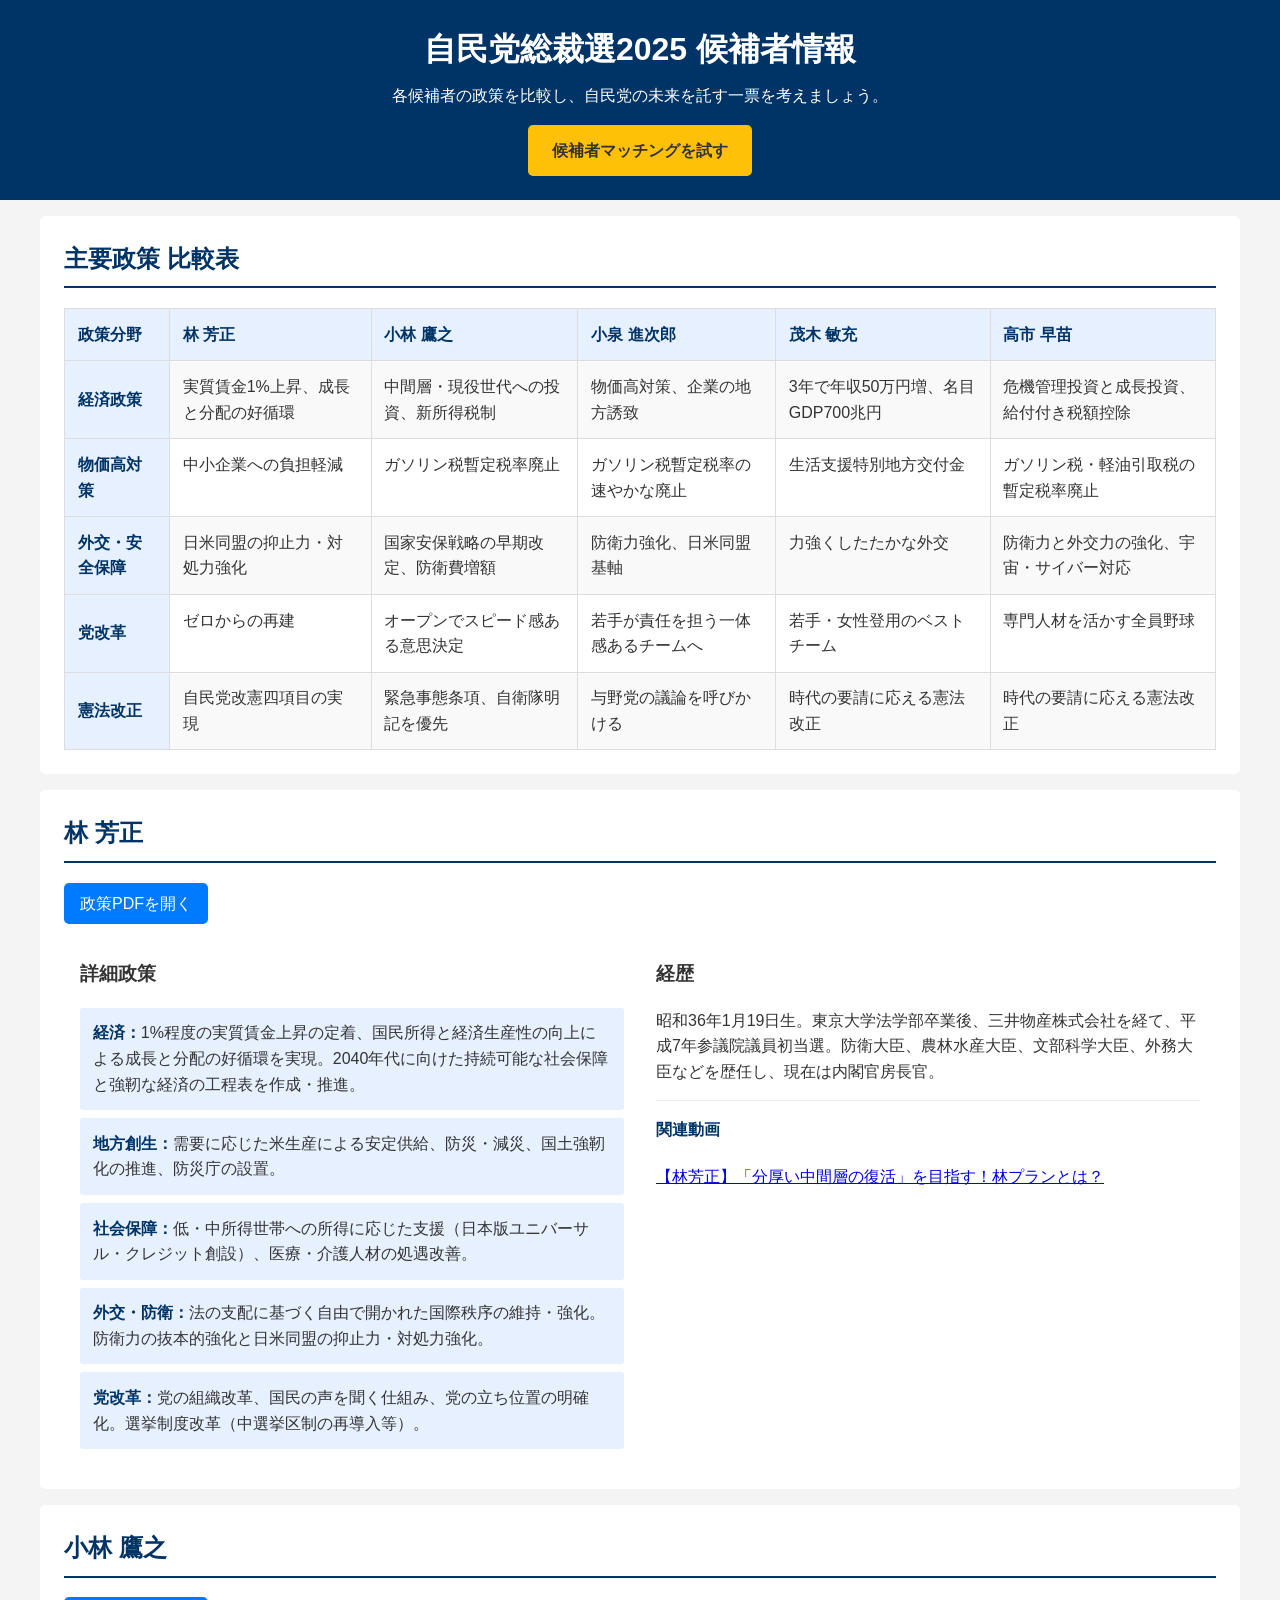
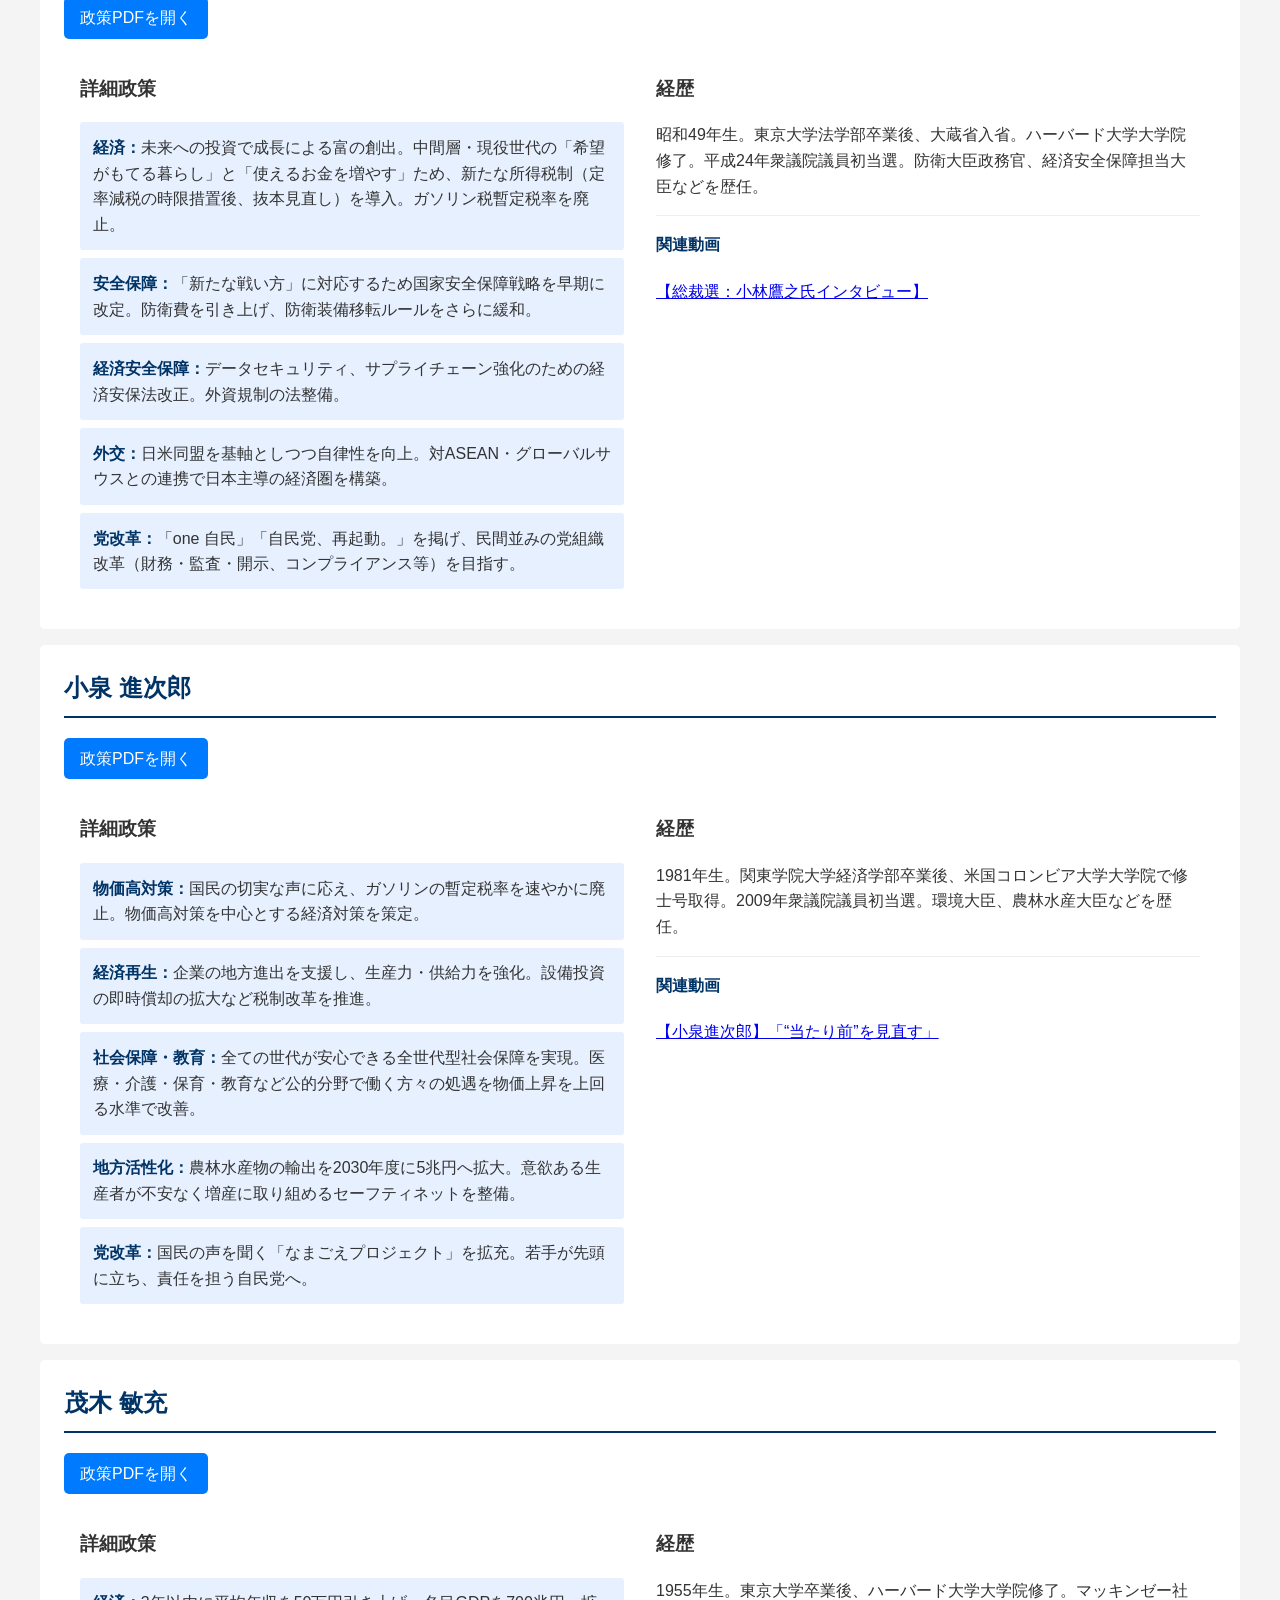
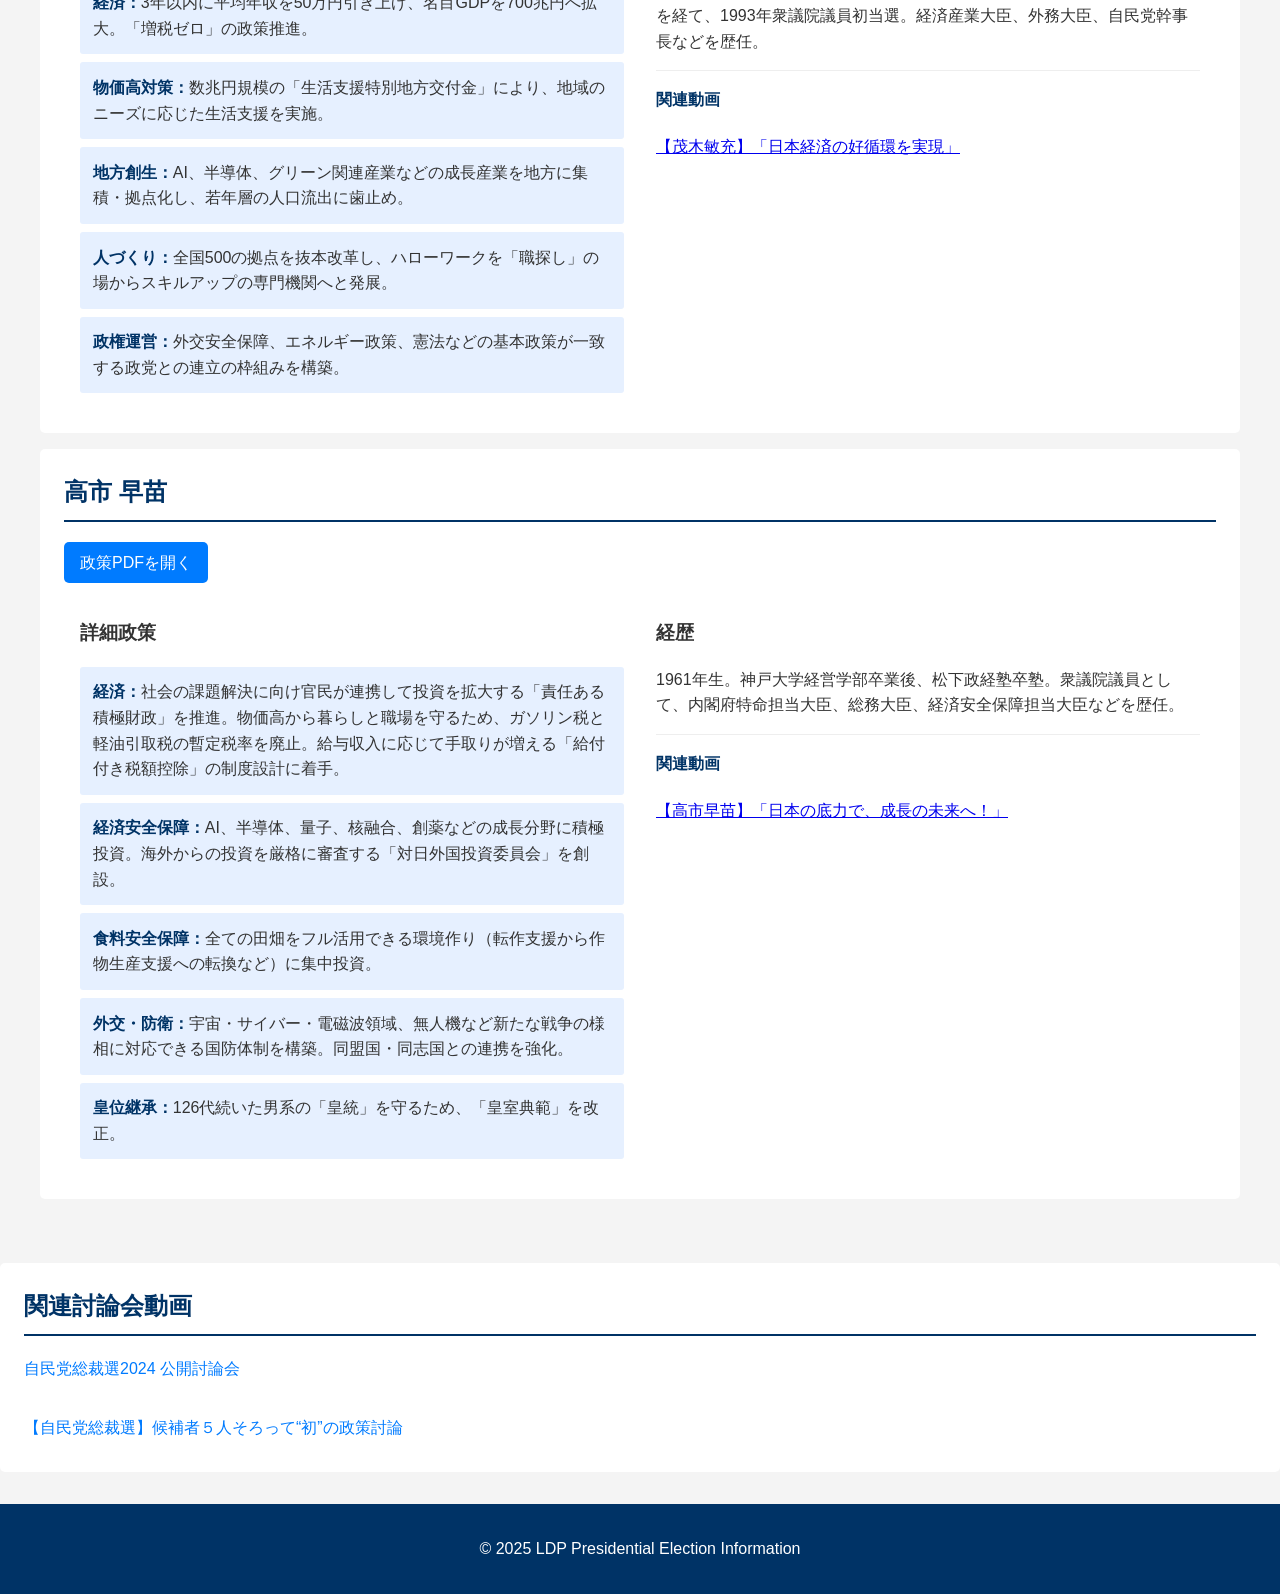
<file: LDP_election_summary_new/index.html>
<!DOCTYPE html>
<html lang="ja">
<head>
    <meta charset="UTF-8">
    <meta name="viewport" content="width=device-width, initial-scale=1.0">
    <title>自民党総裁選2025 候補者情報</title>
    <link rel="stylesheet" href="style.css">
</head>
<body>
    <header>
        <h1>自民党総裁選2025 候補者情報</h1>
        <p>各候補者の政策を比較し、自民党の未来を託す一票を考えましょう。</p>
        <a href="matcher.html" class="matcher-button">候補者マッチングを試す</a>
    </header>
    <main>
        <section id="comparison">
            <h2>主要政策 比較表</h2>
            <table>
                <thead>
                    <tr>
                        <th>政策分野</th>
                        <th>林 芳正</th>
                        <th>小林 鷹之</th>
                        <th>小泉 進次郎</th>
                        <th>茂木 敏充</th>
                        <th>高市 早苗</th>
                    </tr>
                </thead>
                <tbody>
                    <tr>
                        <th>経済政策</th>
                        <td>実質賃金1%上昇、成長と分配の好循環</td>
                        <td>中間層・現役世代への投資、新所得税制</td>
                        <td>物価高対策、企業の地方誘致</td>
                        <td>3年で年収50万円増、名目GDP700兆円</td>
                        <td>危機管理投資と成長投資、給付付き税額控除</td>
                    </tr>
                    <tr>
                        <th>物価高対策</th>
                        <td>中小企業への負担軽減</td>
                        <td>ガソリン税暫定税率廃止</td>
                        <td>ガソリン税暫定税率の速やかな廃止</td>
                        <td>生活支援特別地方交付金</td>
                        <td>ガソリン税・軽油引取税の暫定税率廃止</td>
                    </tr>
                    <tr>
                        <th>外交・安全保障</th>
                        <td>日米同盟の抑止力・対処力強化</td>
                        <td>国家安保戦略の早期改定、防衛費増額</td>
                        <td>防衛力強化、日米同盟基軸</td>
                        <td>力強くしたたかな外交</td>
                        <td>防衛力と外交力の強化、宇宙・サイバー対応</td>
                    </tr>
                    <tr>
                        <th>党改革</th>
                        <td>ゼロからの再建</td>
                        <td>オープンでスピード感ある意思決定</td>
                        <td>若手が責任を担う一体感あるチームへ</td>
                        <td>若手・女性登用のベストチーム</td>
                        <td>専門人材を活かす全員野球</td>
                    </tr>
                    <tr>
                        <th>憲法改正</th>
                        <td>自民党改憲四項目の実現</td>
                        <td>緊急事態条項、自衛隊明記を優先</td>
                        <td>与野党の議論を呼びかける</td>
                        <td>時代の要請に応える憲法改正</td>
                        <td>時代の要請に応える憲法改正</td>
                    </tr>
                </tbody>
            </table>
        </section>

        <section id="hayashi">
            <h2>林 芳正</h2>
            <div class="candidate-links">
                <a href="../LDP presidential election2/hayashi_yoshimasa.pdf" target="_blank" class="pdf-button">政策PDFを開く</a>
            </div>
            <div class="candidate-info">
                <div class="policy">
                    <h3>詳細政策</h3>
                    <ul>
                        <li><strong>経済：</strong>1%程度の実質賃金上昇の定着、国民所得と経済生産性の向上による成長と分配の好循環を実現。2040年代に向けた持続可能な社会保障と強靭な経済の工程表を作成・推進。</li>
                        <li><strong>地方創生：</strong>需要に応じた米生産による安定供給、防災・減災、国土強靭化の推進、防災庁の設置。</li>
                        <li><strong>社会保障：</strong>低・中所得世帯への所得に応じた支援（日本版ユニバーサル・クレジット創設）、医療・介護人材の処遇改善。</li>
                        <li><strong>外交・防衛：</strong>法の支配に基づく自由で開かれた国際秩序の維持・強化。防衛力の抜本的強化と日米同盟の抑止力・対処力強化。</li>
                        <li><strong>党改革：</strong>党の組織改革、国民の声を聞く仕組み、党の立ち位置の明確化。選挙制度改革（中選挙区制の再導入等）。</li>
                    </ul>
                </div>
                <div class="profile">
                    <h3>経歴</h3>
                    <p>昭和36年1月19日生。東京大学法学部卒業後、三井物産株式会社を経て、平成7年参議院議員初当選。防衛大臣、農林水産大臣、文部科学大臣、外務大臣などを歴任し、現在は内閣官房長官。</p>
                    <div class="video-section">
                        <h4>関連動画</h4>
                        <a href="https://www.youtube.com/watch?v=d_0k5aH4nao" target="_blank">【林芳正】「分厚い中間層の復活」を目指す！林プランとは？</a>
                    </div>
                </div>
            </div>
        </section>

        <section id="kobayashi">
            <h2>小林 鷹之</h2>
            <div class="candidate-links">
                <a href="../LDP presidential election2/kobayashi_takayuki.pdf" target="_blank" class="pdf-button">政策PDFを開く</a>
            </div>
            <div class="candidate-info">
                <div class="policy">
                    <h3>詳細政策</h3>
                    <ul>
                        <li><strong>経済：</strong>未来への投資で成長による富の創出。中間層・現役世代の「希望がもてる暮らし」と「使えるお金を増やす」ため、新たな所得税制（定率減税の時限措置後、抜本見直し）を導入。ガソリン税暫定税率を廃止。</li>
                        <li><strong>安全保障：</strong>「新たな戦い方」に対応するため国家安全保障戦略を早期に改定。防衛費を引き上げ、防衛装備移転ルールをさらに緩和。</li>
                        <li><strong>経済安全保障：</strong>データセキュリティ、サプライチェーン強化のための経済安保法改正。外資規制の法整備。</li>
                        <li><strong>外交：</strong>日米同盟を基軸としつつ自律性を向上。対ASEAN・グローバルサウスとの連携で日本主導の経済圏を構築。</li>
                        <li><strong>党改革：</strong>「one 自民」「自民党、再起動。」を掲げ、民間並みの党組織改革（財務・監査・開示、コンプライアンス等）を目指す。</li>
                    </ul>
                </div>
                <div class="profile">
                    <h3>経歴</h3>
                    <p>昭和49年生。東京大学法学部卒業後、大蔵省入省。ハーバード大学大学院修了。平成24年衆議院議員初当選。防衛大臣政務官、経済安全保障担当大臣などを歴任。</p>
                    <div class="video-section">
                        <h4>関連動画</h4>
                        <a href="https://www.youtube.com/watch?v=3-2-e4v4wXU" target="_blank">【総裁選：小林鷹之氏インタビュー】</a>
                    </div>
                </div>
            </div>
        </section>

        <section id="koizumi">
            <h2>小泉 進次郎</h2>
            <div class="candidate-links">
                <a href="../LDP presidential election2/koizumi_shinjiro.pdf" target="_blank" class="pdf-button">政策PDFを開く</a>
            </div>
            <div class="candidate-info">
                <div class="policy">
                    <h3>詳細政策</h3>
                    <ul>
                        <li><strong>物価高対策：</strong>国民の切実な声に応え、ガソリンの暫定税率を速やかに廃止。物価高対策を中心とする経済対策を策定。</li>
                        <li><strong>経済再生：</strong>企業の地方進出を支援し、生産力・供給力を強化。設備投資の即時償却の拡大など税制改革を推進。</li>
                        <li><strong>社会保障・教育：</strong>全ての世代が安心できる全世代型社会保障を実現。医療・介護・保育・教育など公的分野で働く方々の処遇を物価上昇を上回る水準で改善。</li>
                        <li><strong>地方活性化：</strong>農林水産物の輸出を2030年度に5兆円へ拡大。意欲ある生産者が不安なく増産に取り組めるセーフティネットを整備。</li>
                        <li><strong>党改革：</strong>国民の声を聞く「なまごえプロジェクト」を拡充。若手が先頭に立ち、責任を担う自民党へ。</li>
                    </ul>
                </div>
                <div class="profile">
                    <h3>経歴</h3>
                    <p>1981年生。関東学院大学経済学部卒業後、米国コロンビア大学大学院で修士号取得。2009年衆議院議員初当選。環境大臣、農林水産大臣などを歴任。</p>
                    <div class="video-section">
                        <h4>関連動画</h4>
                        <a href="https://www.youtube.com/watch?v=s_8b_8d5iLg" target="_blank">【小泉進次郎】「“当たり前”を見直す」</a>
                    </div>
                </div>
            </div>
        </section>

        <section id="motegi">
            <h2>茂木 敏充</h2>
            <div class="candidate-links">
                <a href="../LDP presidential election2/motegi_toshimitsu.pdf" target="_blank" class="pdf-button">政策PDFを開く</a>
            </div>
            <div class="candidate-info">
                <div class="policy">
                    <h3>詳細政策</h3>
                    <ul>
                        <li><strong>経済：</strong>3年以内に平均年収を50万円引き上げ、名目GDPを700兆円へ拡大。「増税ゼロ」の政策推進。</li>
                        <li><strong>物価高対策：</strong>数兆円規模の「生活支援特別地方交付金」により、地域のニーズに応じた生活支援を実施。</li>
                        <li><strong>地方創生：</strong>AI、半導体、グリーン関連産業などの成長産業を地方に集積・拠点化し、若年層の人口流出に歯止め。</li>
                        <li><strong>人づくり：</strong>全国500の拠点を抜本改革し、ハローワークを「職探し」の場からスキルアップの専門機関へと発展。</li>
                        <li><strong>政権運営：</strong>外交安全保障、エネルギー政策、憲法などの基本政策が一致する政党との連立の枠組みを構築。</li>
                    </ul>
                </div>
                <div class="profile">
                    <h3>経歴</h3>
                    <p>1955年生。東京大学卒業後、ハーバード大学大学院修了。マッキンゼー社を経て、1993年衆議院議員初当選。経済産業大臣、外務大臣、自民党幹事長などを歴任。</p>
                    <div class="video-section">
                        <h4>関連動画</h4>
                        <a href="https://www.youtube.com/watch?v=T_2q_8d_v-A" target="_blank">【茂木敏充】「日本経済の好循環を実現」</a>
                    </div>
                </div>
            </div>
        </section>

        <section id="takaichi">
            <h2>高市 早苗</h2>
            <div class="candidate-links">
                <a href="../LDP presidential election2/takaichi_sanae.pdf" target="_blank" class="pdf-button">政策PDFを開く</a>
            </div>
            <div class="candidate-info">
                <div class="policy">
                    <h3>詳細政策</h3>
                    <ul>
                        <li><strong>経済：</strong>社会の課題解決に向け官民が連携して投資を拡大する「責任ある積極財政」を推進。物価高から暮らしと職場を守るため、ガソリン税と軽油引取税の暫定税率を廃止。給与収入に応じて手取りが増える「給付付き税額控除」の制度設計に着手。</li>
                        <li><strong>経済安全保障：</strong>AI、半導体、量子、核融合、創薬などの成長分野に積極投資。海外からの投資を厳格に審査する「対日外国投資委員会」を創設。</li>
                        <li><strong>食料安全保障：</strong>全ての田畑をフル活用できる環境作り（転作支援から作物生産支援への転換など）に集中投資。</li>
                        <li><strong>外交・防衛：</strong>宇宙・サイバー・電磁波領域、無人機など新たな戦争の様相に対応できる国防体制を構築。同盟国・同志国との連携を強化。</li>
                        <li><strong>皇位継承：</strong>126代続いた男系の「皇統」を守るため、「皇室典範」を改正。</li>
                    </ul>
                </div>
                <div class="profile">
                    <h3>経歴</h3>
                    <p>1961年生。神戸大学経営学部卒業後、松下政経塾卒塾。衆議院議員として、内閣府特命担当大臣、総務大臣、経済安全保障担当大臣などを歴任。</p>
                    <div class="video-section">
                        <h4>関連動画</h4>
                        <a href="https://www.youtube.com/watch?v=r_9o_9e_r-c" target="_blank">【高市早苗】「日本の底力で、成長の未来へ！」</a>
                    </div>
                </div>
            </div>
        </section>
    </main>
    <section id="debates">
        <h2>関連討論会動画</h2>
        <div class="video-list">
            <a href="https://www.youtube.com/watch?v=s-Q_s_s-s_s" target="_blank">自民党総裁選2024 公開討論会</a><br>
            <a href="https://www.youtube.com/watch?v=q-Q_q_q-q_q" target="_blank">【自民党総裁選】候補者５人そろって“初”の政策討論</a>
        </div>
    </section>
    <footer>
        <p>&copy; 2025 LDP Presidential Election Information</p>
    </footer>
</body>
</html>
</file>
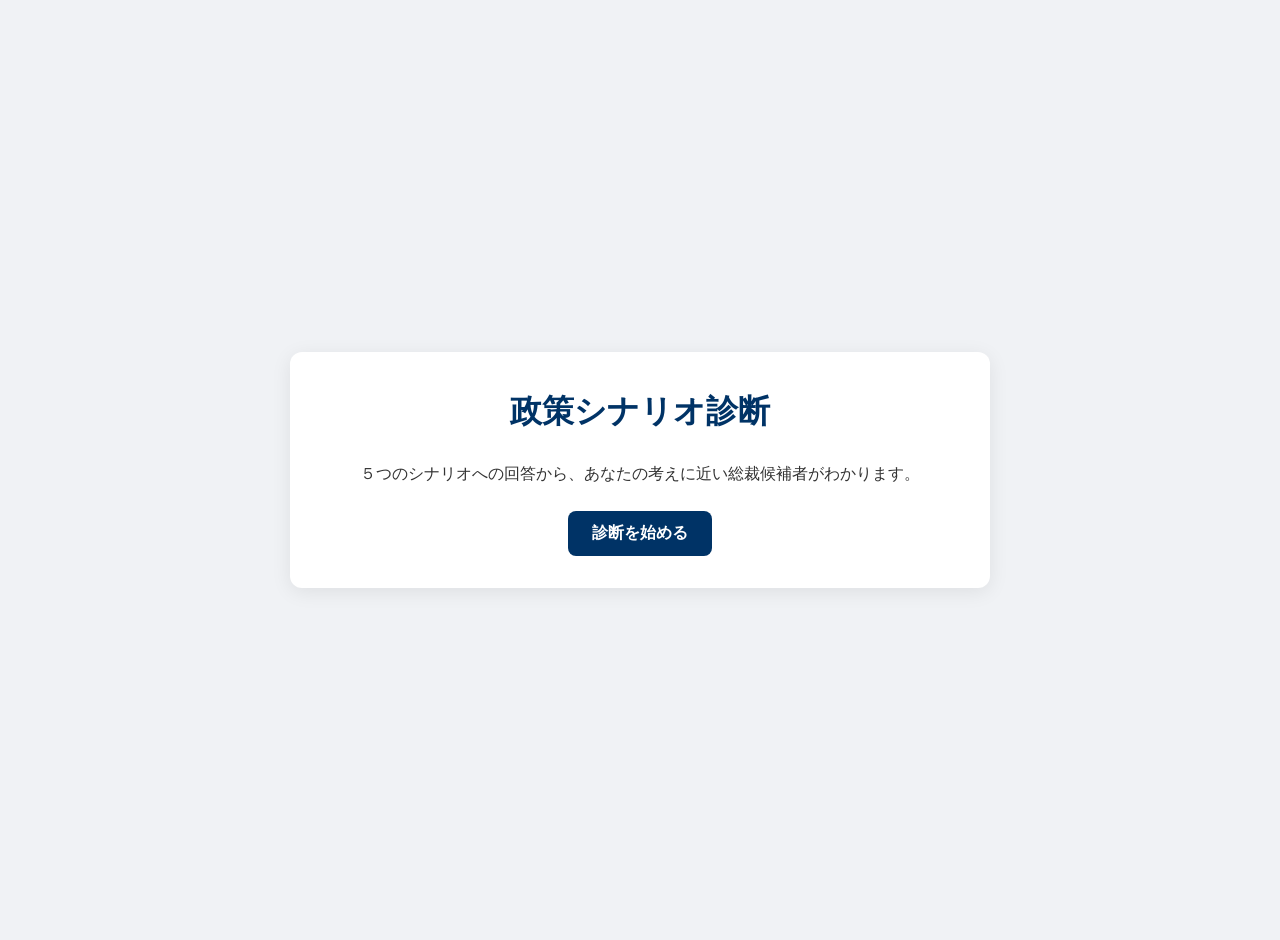
<file: matcher.html>
<!DOCTYPE html>
<html lang="ja">
<head>
    <meta charset="UTF-8">
    <meta name="viewport" content="width=device-width, initial-scale=1.0">
    <title>政策シナリオ診断</title>
    <link rel="stylesheet" href="matcher.css">
</head>
<body>
    <main>
        <div id="diagnostic-container">
            <!-- Start Screen -->
            <div id="start-screen">
                <h1>政策シナリオ診断</h1>
                <p>５つのシナリオへの回答から、あなたの考えに近い総裁候補者がわかります。</p>
                <button id="start-btn" class="btn">診断を始める</button>
            </div>

            <!-- Question Screen -->
            <div id="question-screen" class="hidden">
                <div id="progress-bar-container">
                    <div id="progress-bar"></div>
                </div>
                <div id="question-content">
                    <p id="question-number"></p>
                    <p id="question-scenario"></p>
                    <div id="question-choices" class="choices-container">
                        <!-- Choices will be inserted by JS -->
                    </div>
                </div>
            </div>

            <!-- Result Screen -->
            <div id="result-screen" class="hidden">
                <h2>診断結果</h2>
                <p>あなたの考えに最も近い候補者は...</p>
                <div id="result-bars">
                    <!-- Result bars will be inserted by JS -->
                </div>

                <!-- Detailed Results Section -->
                <div id="detailed-results-container" class="hidden">
                    <h3 class="details-title">診断結果の解説</h3>
                    <div id="detailed-results">
                        <!-- Detailed results will be inserted by JS -->
                    </div>
                </div>

                <div class="result-buttons">
                    <button id="retry-btn" class="btn">もう一度診断する</button>
                    <a href="index.html" class="btn btn-secondary">トップページに戻る</a>
                </div>
            </div>
        </div>
    </main>
    <script src="matcher.js"></script>
</body>
</html>
</file>
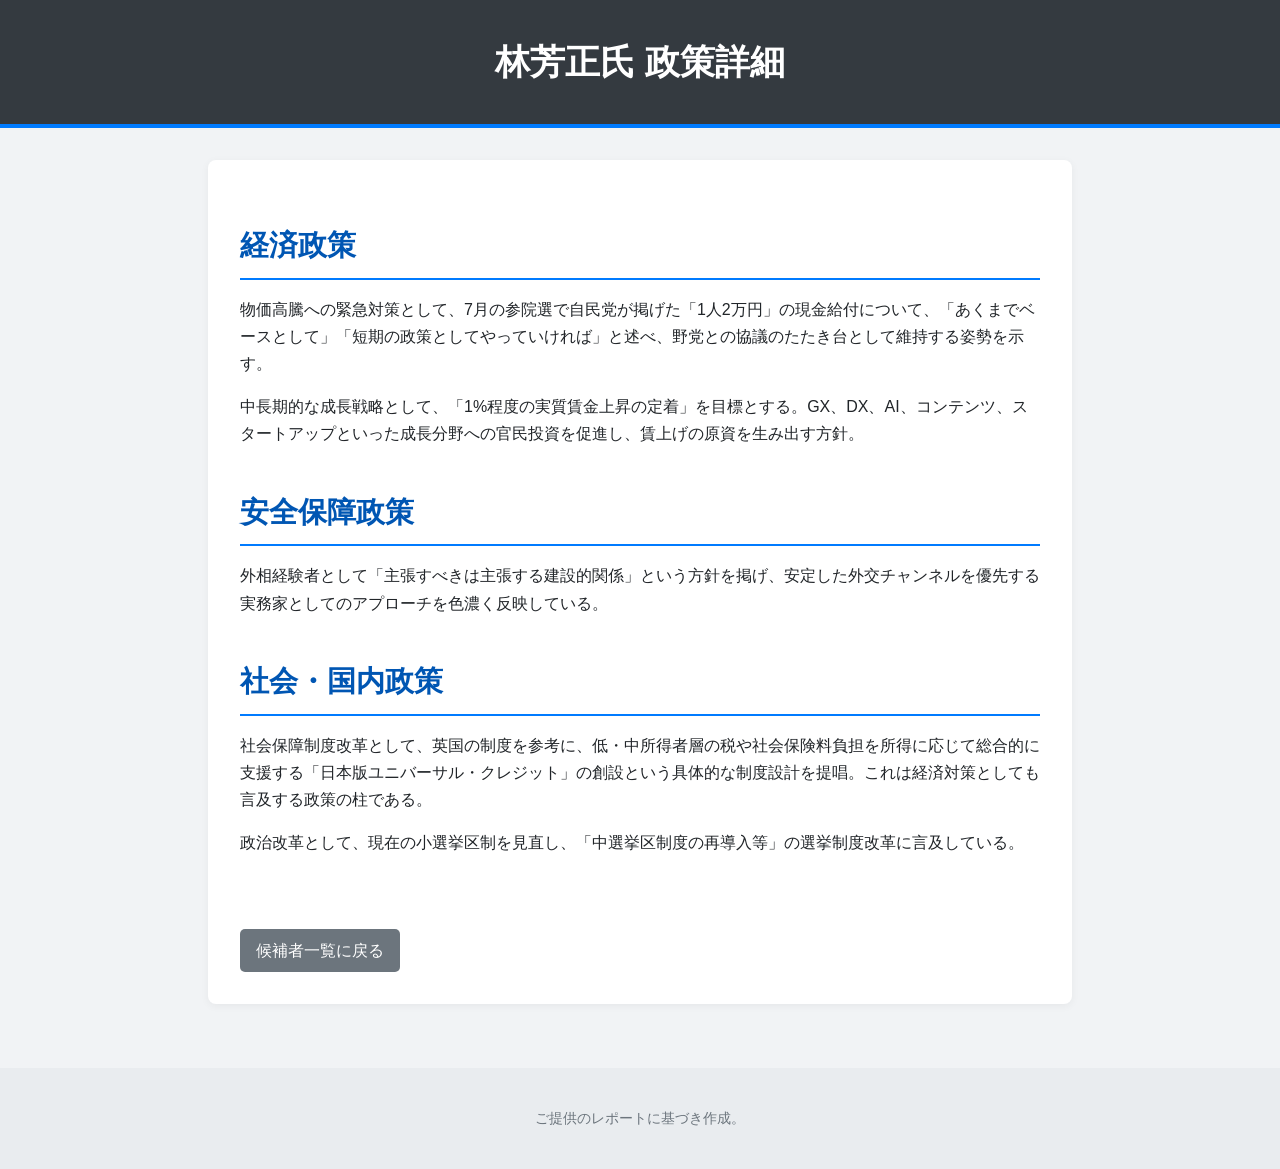
<file: LDP presidential election1/hayashi.html>
<!DOCTYPE html>
<html lang="ja">
<head>
    <meta charset="UTF-8">
    <meta name="viewport" content="width=device-width, initial-scale=1.0">
    <title>林芳正氏 政策詳細</title>
    <link rel="stylesheet" href="style.css">
</head>
<body>
    <header>
        <h1>林芳正氏 政策詳細</h1>
    </header>
    <main>
        <div class="detail-container">
            <div class="policy-section">
                <h3>経済政策</h3>
                <p>物価高騰への緊急対策として、7月の参院選で自民党が掲げた「1人2万円」の現金給付について、「あくまでベースとして」「短期の政策としてやっていければ」と述べ、野党との協議のたたき台として維持する姿勢を示す。</p>
                <p>中長期的な成長戦略として、「1%程度の実質賃金上昇の定着」を目標とする。GX、DX、AI、コンテンツ、スタートアップといった成長分野への官民投資を促進し、賃上げの原資を生み出す方針。</p>
            </div>
            <div class="policy-section">
                <h3>安全保障政策</h3>
                <p>外相経験者として「主張すべきは主張する建設的関係」という方針を掲げ、安定した外交チャンネルを優先する実務家としてのアプローチを色濃く反映している。</p>
            </div>
            <div class="policy-section">
                <h3>社会・国内政策</h3>
                <p>社会保障制度改革として、英国の制度を参考に、低・中所得者層の税や社会保険料負担を所得に応じて総合的に支援する「日本版ユニバーサル・クレジット」の創設という具体的な制度設計を提唱。これは経済対策としても言及する政策の柱である。</p>
                <p>政治改革として、現在の小選挙区制を見直し、「中選挙区制度の再導入等」の選挙制度改革に言及している。</p>
            </div>
            <a href="index.html" class="back-link">候補者一覧に戻る</a>
        </div>
    </main>
    <footer>
        <p>ご提供のレポートに基づき作成。</p>
    </footer>
</body>
</html>
</file>
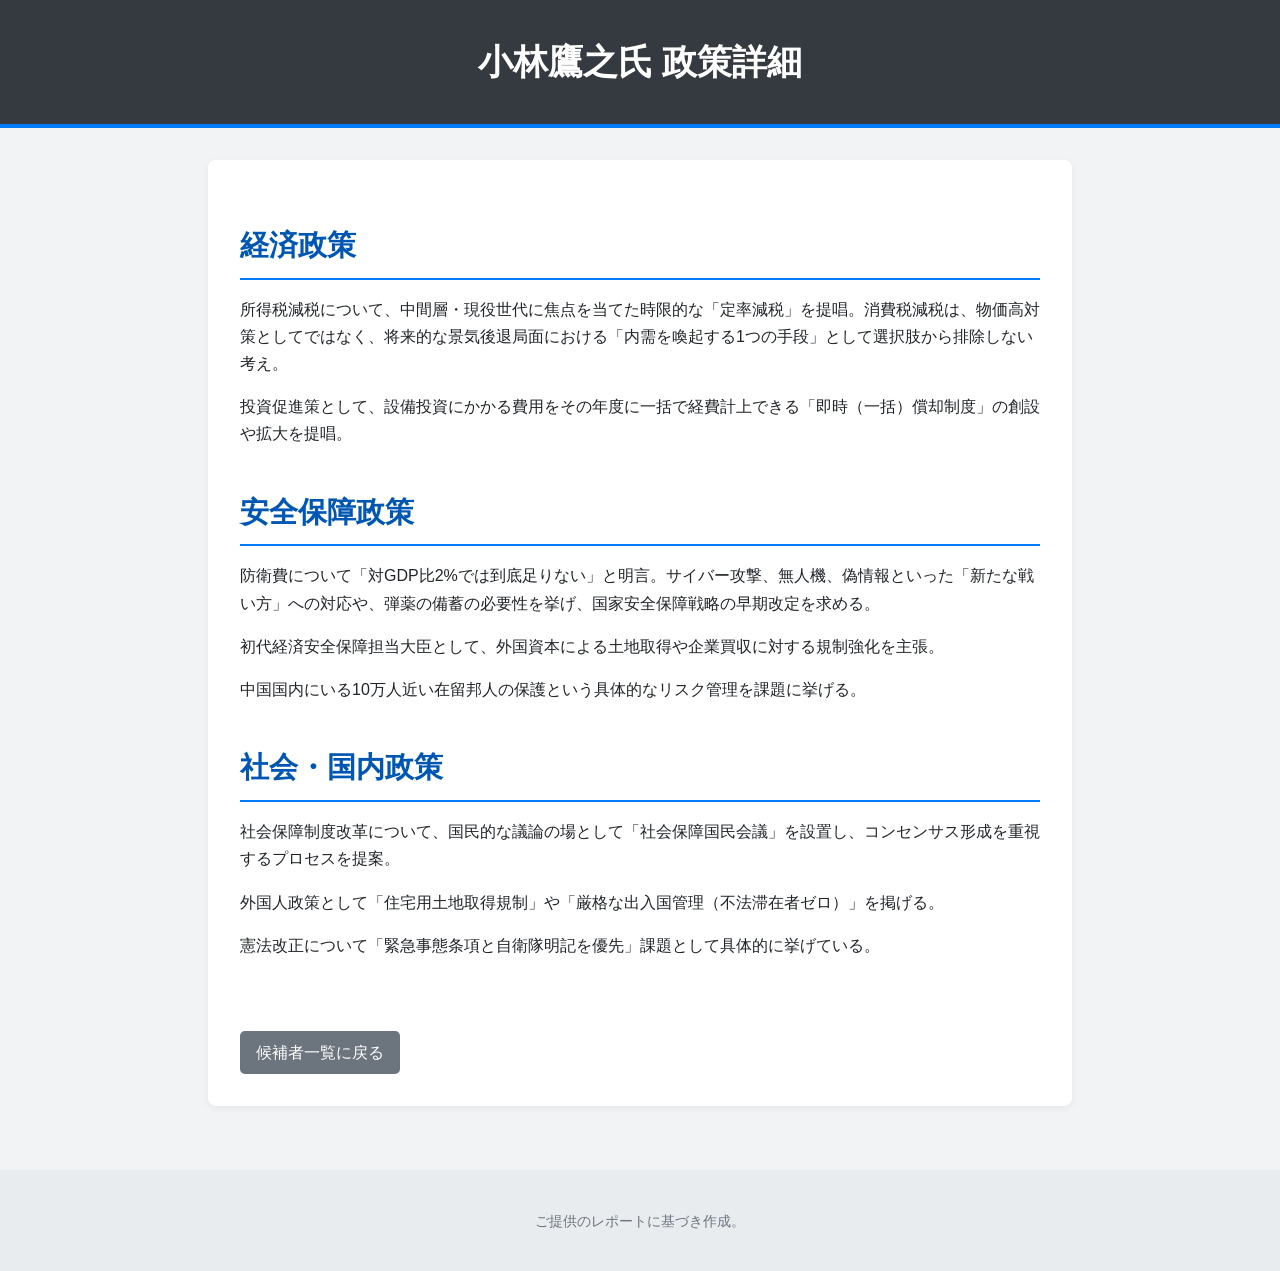
<file: LDP presidential election1/kobayashi.html>
<!DOCTYPE html>
<html lang="ja">
<head>
    <meta charset="UTF-8">
    <meta name="viewport" content="width=device-width, initial-scale=1.0">
    <title>小林鷹之氏 政策詳細</title>
    <link rel="stylesheet" href="style.css">
</head>
<body>
    <header>
        <h1>小林鷹之氏 政策詳細</h1>
    </header>
    <main>
        <div class="detail-container">
            <div class="policy-section">
                <h3>経済政策</h3>
                <p>所得税減税について、中間層・現役世代に焦点を当てた時限的な「定率減税」を提唱。消費税減税は、物価高対策としてではなく、将来的な景気後退局面における「内需を喚起する1つの手段」として選択肢から排除しない考え。</p>
                <p>投資促進策として、設備投資にかかる費用をその年度に一括で経費計上できる「即時（一括）償却制度」の創設や拡大を提唱。</p>
            </div>
            <div class="policy-section">
                <h3>安全保障政策</h3>
                <p>防衛費について「対GDP比2%では到底足りない」と明言。サイバー攻撃、無人機、偽情報といった「新たな戦い方」への対応や、弾薬の備蓄の必要性を挙げ、国家安全保障戦略の早期改定を求める。</p>
                <p>初代経済安全保障担当大臣として、外国資本による土地取得や企業買収に対する規制強化を主張。</p>
                <p>中国国内にいる10万人近い在留邦人の保護という具体的なリスク管理を課題に挙げる。</p>
            </div>
            <div class="policy-section">
                <h3>社会・国内政策</h3>
                <p>社会保障制度改革について、国民的な議論の場として「社会保障国民会議」を設置し、コンセンサス形成を重視するプロセスを提案。</p>
                <p>外国人政策として「住宅用土地取得規制」や「厳格な出入国管理（不法滞在者ゼロ）」を掲げる。</p>
                <p>憲法改正について「緊急事態条項と自衛隊明記を優先」課題として具体的に挙げている。</p>
            </div>
            <a href="index.html" class="back-link">候補者一覧に戻る</a>
        </div>
    </main>
    <footer>
        <p>ご提供のレポートに基づき作成。</p>
    </footer>
</body>
</html>
</file>
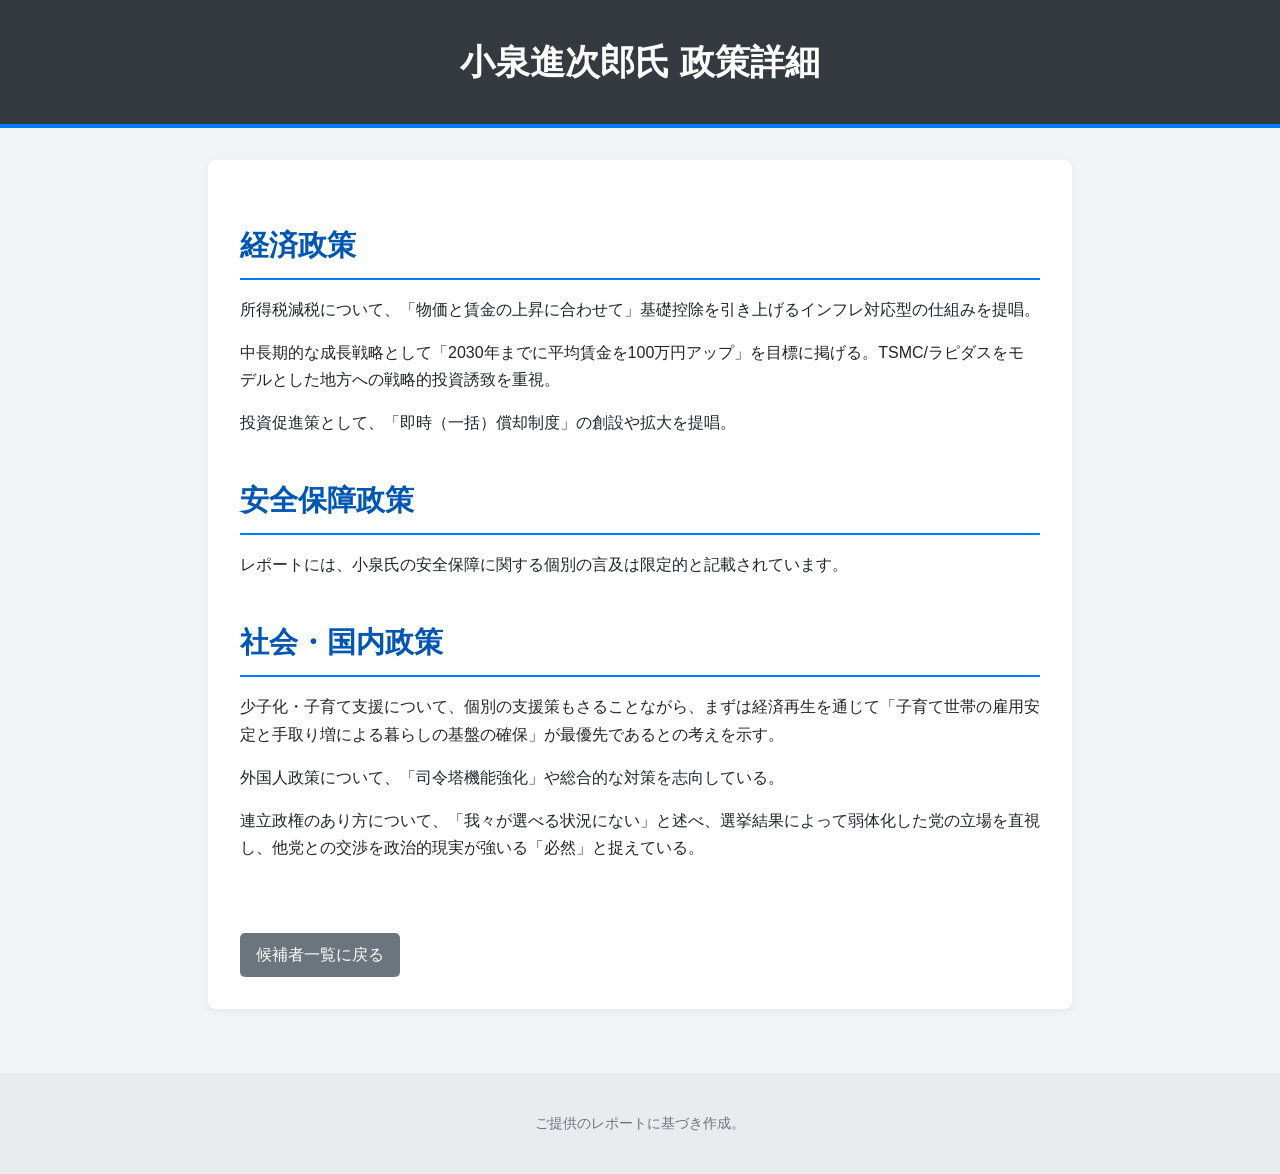
<file: LDP presidential election1/koizumi.html>
<!DOCTYPE html>
<html lang="ja">
<head>
    <meta charset="UTF-8">
    <meta name="viewport" content="width=device-width, initial-scale=1.0">
    <title>小泉進次郎氏 政策詳細</title>
    <link rel="stylesheet" href="style.css">
</head>
<body>
    <header>
        <h1>小泉進次郎氏 政策詳細</h1>
    </header>
    <main>
        <div class="detail-container">
            <div class="policy-section">
                <h3>経済政策</h3>
                <p>所得税減税について、「物価と賃金の上昇に合わせて」基礎控除を引き上げるインフレ対応型の仕組みを提唱。</p>
                <p>中長期的な成長戦略として「2030年までに平均賃金を100万円アップ」を目標に掲げる。TSMC/ラピダスをモデルとした地方への戦略的投資誘致を重視。</p>
                <p>投資促進策として、「即時（一括）償却制度」の創設や拡大を提唱。</p>
            </div>
            <div class="policy-section">
                <h3>安全保障政策</h3>
                <p>レポートには、小泉氏の安全保障に関する個別の言及は限定的と記載されています。</p>
            </div>
            <div class="policy-section">
                <h3>社会・国内政策</h3>
                <p>少子化・子育て支援について、個別の支援策もさることながら、まずは経済再生を通じて「子育て世帯の雇用安定と手取り増による暮らしの基盤の確保」が最優先であるとの考えを示す。</p>
                <p>外国人政策について、「司令塔機能強化」や総合的な対策を志向している。</p>
                <p>連立政権のあり方について、「我々が選べる状況にない」と述べ、選挙結果によって弱体化した党の立場を直視し、他党との交渉を政治的現実が強いる「必然」と捉えている。</p>
            </div>
            <a href="index.html" class="back-link">候補者一覧に戻る</a>
        </div>
    </main>
    <footer>
        <p>ご提供のレポートに基づき作成。</p>
    </footer>
</body>
</html>
</file>
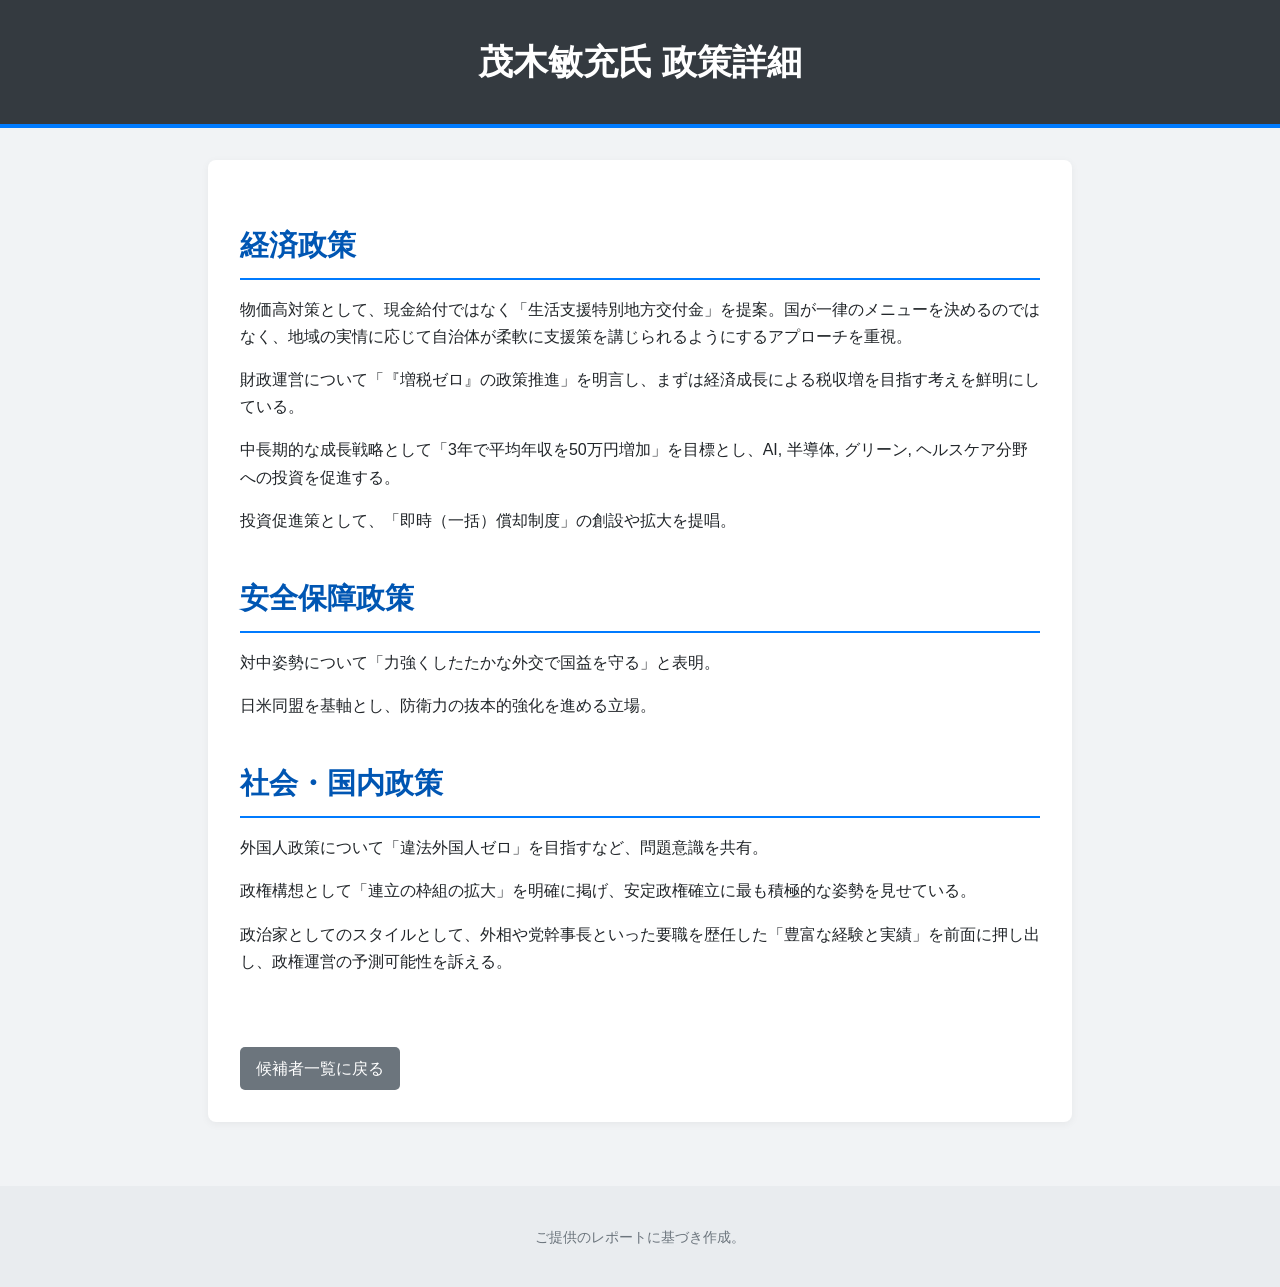
<file: LDP presidential election1/motegi.html>
<!DOCTYPE html>
<html lang="ja">
<head>
    <meta charset="UTF-8">
    <meta name="viewport" content="width=device-width, initial-scale=1.0">
    <title>茂木敏充氏 政策詳細</title>
    <link rel="stylesheet" href="style.css">
</head>
<body>
    <header>
        <h1>茂木敏充氏 政策詳細</h1>
    </header>
    <main>
        <div class="detail-container">
            <div class="policy-section">
                <h3>経済政策</h3>
                <p>物価高対策として、現金給付ではなく「生活支援特別地方交付金」を提案。国が一律のメニューを決めるのではなく、地域の実情に応じて自治体が柔軟に支援策を講じられるようにするアプローチを重視。</p>
                <p>財政運営について「『増税ゼロ』の政策推進」を明言し、まずは経済成長による税収増を目指す考えを鮮明にしている。</p>
                <p>中長期的な成長戦略として「3年で平均年収を50万円増加」を目標とし、AI, 半導体, グリーン, ヘルスケア分野への投資を促進する。</p>
                <p>投資促進策として、「即時（一括）償却制度」の創設や拡大を提唱。</p>
            </div>
            <div class="policy-section">
                <h3>安全保障政策</h3>
                <p>対中姿勢について「力強くしたたかな外交で国益を守る」と表明。</p>
                <p>日米同盟を基軸とし、防衛力の抜本的強化を進める立場。</p>
            </div>
            <div class="policy-section">
                <h3>社会・国内政策</h3>
                <p>外国人政策について「違法外国人ゼロ」を目指すなど、問題意識を共有。</p>
                <p>政権構想として「連立の枠組の拡大」を明確に掲げ、安定政権確立に最も積極的な姿勢を見せている。</p>
                <p>政治家としてのスタイルとして、外相や党幹事長といった要職を歴任した「豊富な経験と実績」を前面に押し出し、政権運営の予測可能性を訴える。</p>
            </div>
            <a href="index.html" class="back-link">候補者一覧に戻る</a>
        </div>
    </main>
    <footer>
        <p>ご提供のレポートに基づき作成。</p>
    </footer>
</body>
</html>
</file>
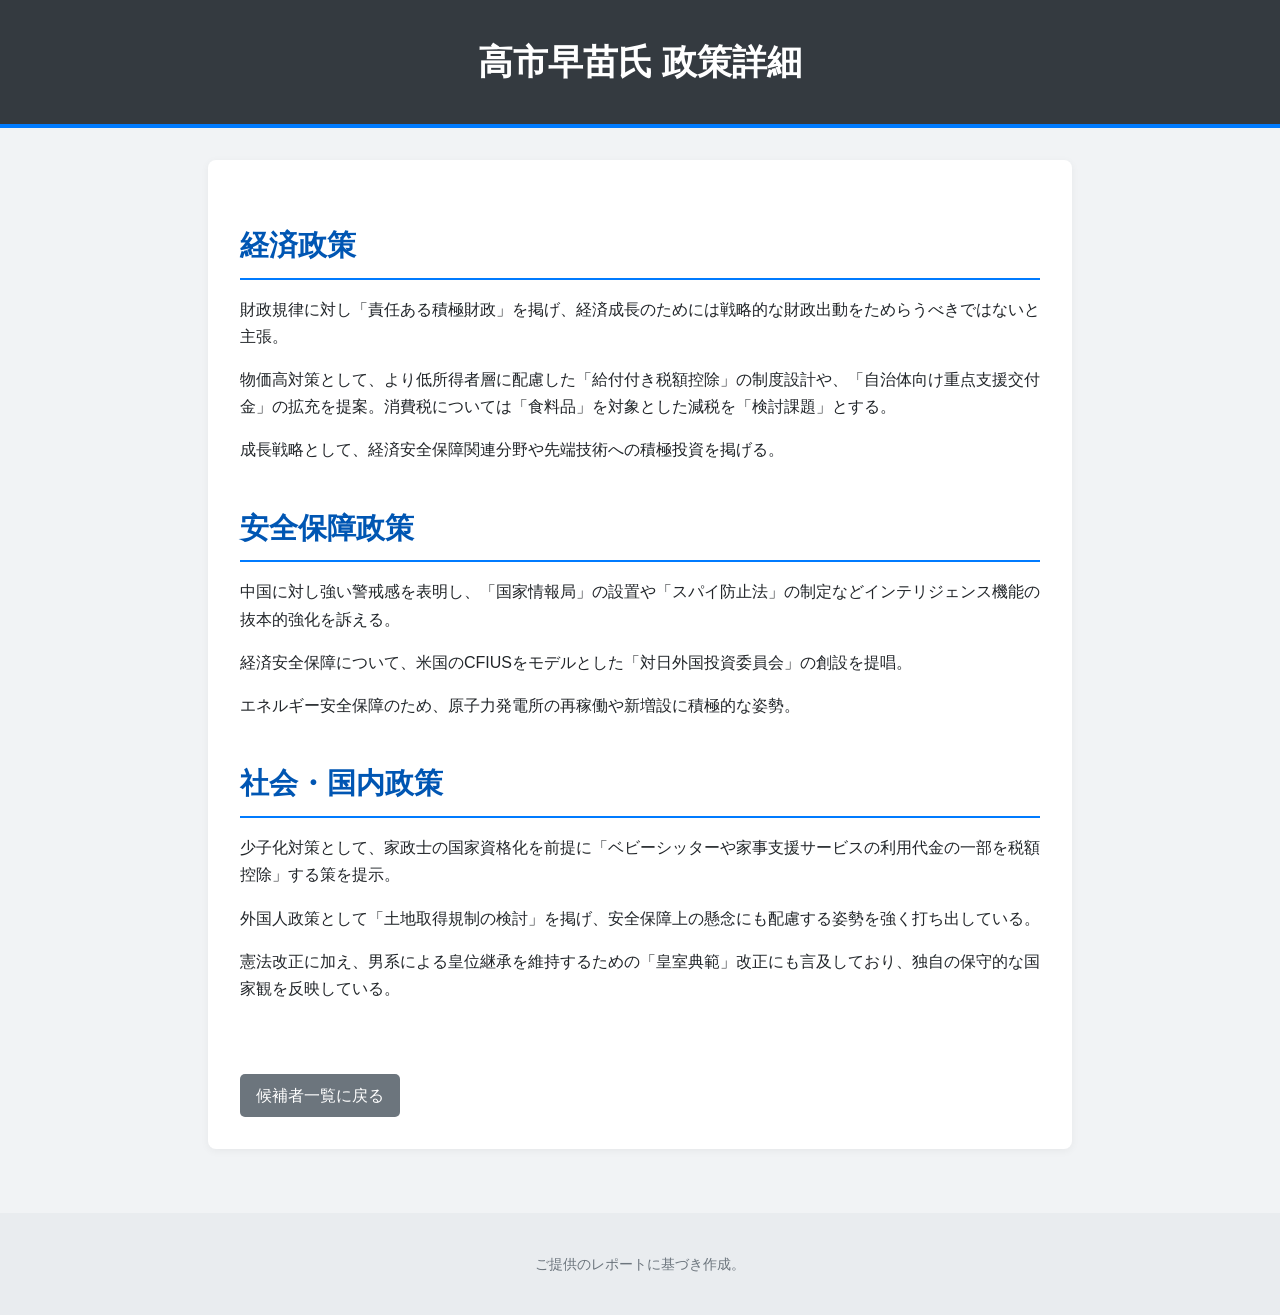
<file: LDP presidential election1/takaichi.html>
<!DOCTYPE html>
<html lang="ja">
<head>
    <meta charset="UTF-8">
    <meta name="viewport" content="width=device-width, initial-scale=1.0">
    <title>高市早苗氏 政策詳細</title>
    <link rel="stylesheet" href="style.css">
</head>
<body>
    <header>
        <h1>高市早苗氏 政策詳細</h1>
    </header>
    <main>
        <div class="detail-container">
            <div class="policy-section">
                <h3>経済政策</h3>
                <p>財政規律に対し「責任ある積極財政」を掲げ、経済成長のためには戦略的な財政出動をためらうべきではないと主張。</p>
                <p>物価高対策として、より低所得者層に配慮した「給付付き税額控除」の制度設計や、「自治体向け重点支援交付金」の拡充を提案。消費税については「食料品」を対象とした減税を「検討課題」とする。</p>
                <p>成長戦略として、経済安全保障関連分野や先端技術への積極投資を掲げる。</p>
            </div>
            <div class="policy-section">
                <h3>安全保障政策</h3>
                <p>中国に対し強い警戒感を表明し、「国家情報局」の設置や「スパイ防止法」の制定などインテリジェンス機能の抜本的強化を訴える。</p>
                <p>経済安全保障について、米国のCFIUSをモデルとした「対日外国投資委員会」の創設を提唱。</p>
                <p>エネルギー安全保障のため、原子力発電所の再稼働や新増設に積極的な姿勢。</p>
            </div>
            <div class="policy-section">
                <h3>社会・国内政策</h3>
                <p>少子化対策として、家政士の国家資格化を前提に「ベビーシッターや家事支援サービスの利用代金の一部を税額控除」する策を提示。</p>
                <p>外国人政策として「土地取得規制の検討」を掲げ、安全保障上の懸念にも配慮する姿勢を強く打ち出している。</p>
                <p>憲法改正に加え、男系による皇位継承を維持するための「皇室典範」改正にも言及しており、独自の保守的な国家観を反映している。</p>
            </div>
            <a href="index.html" class="back-link">候補者一覧に戻る</a>
        </div>
    </main>
    <footer>
        <p>ご提供のレポートに基づき作成。</p>
    </footer>
</body>
</html>
</file>
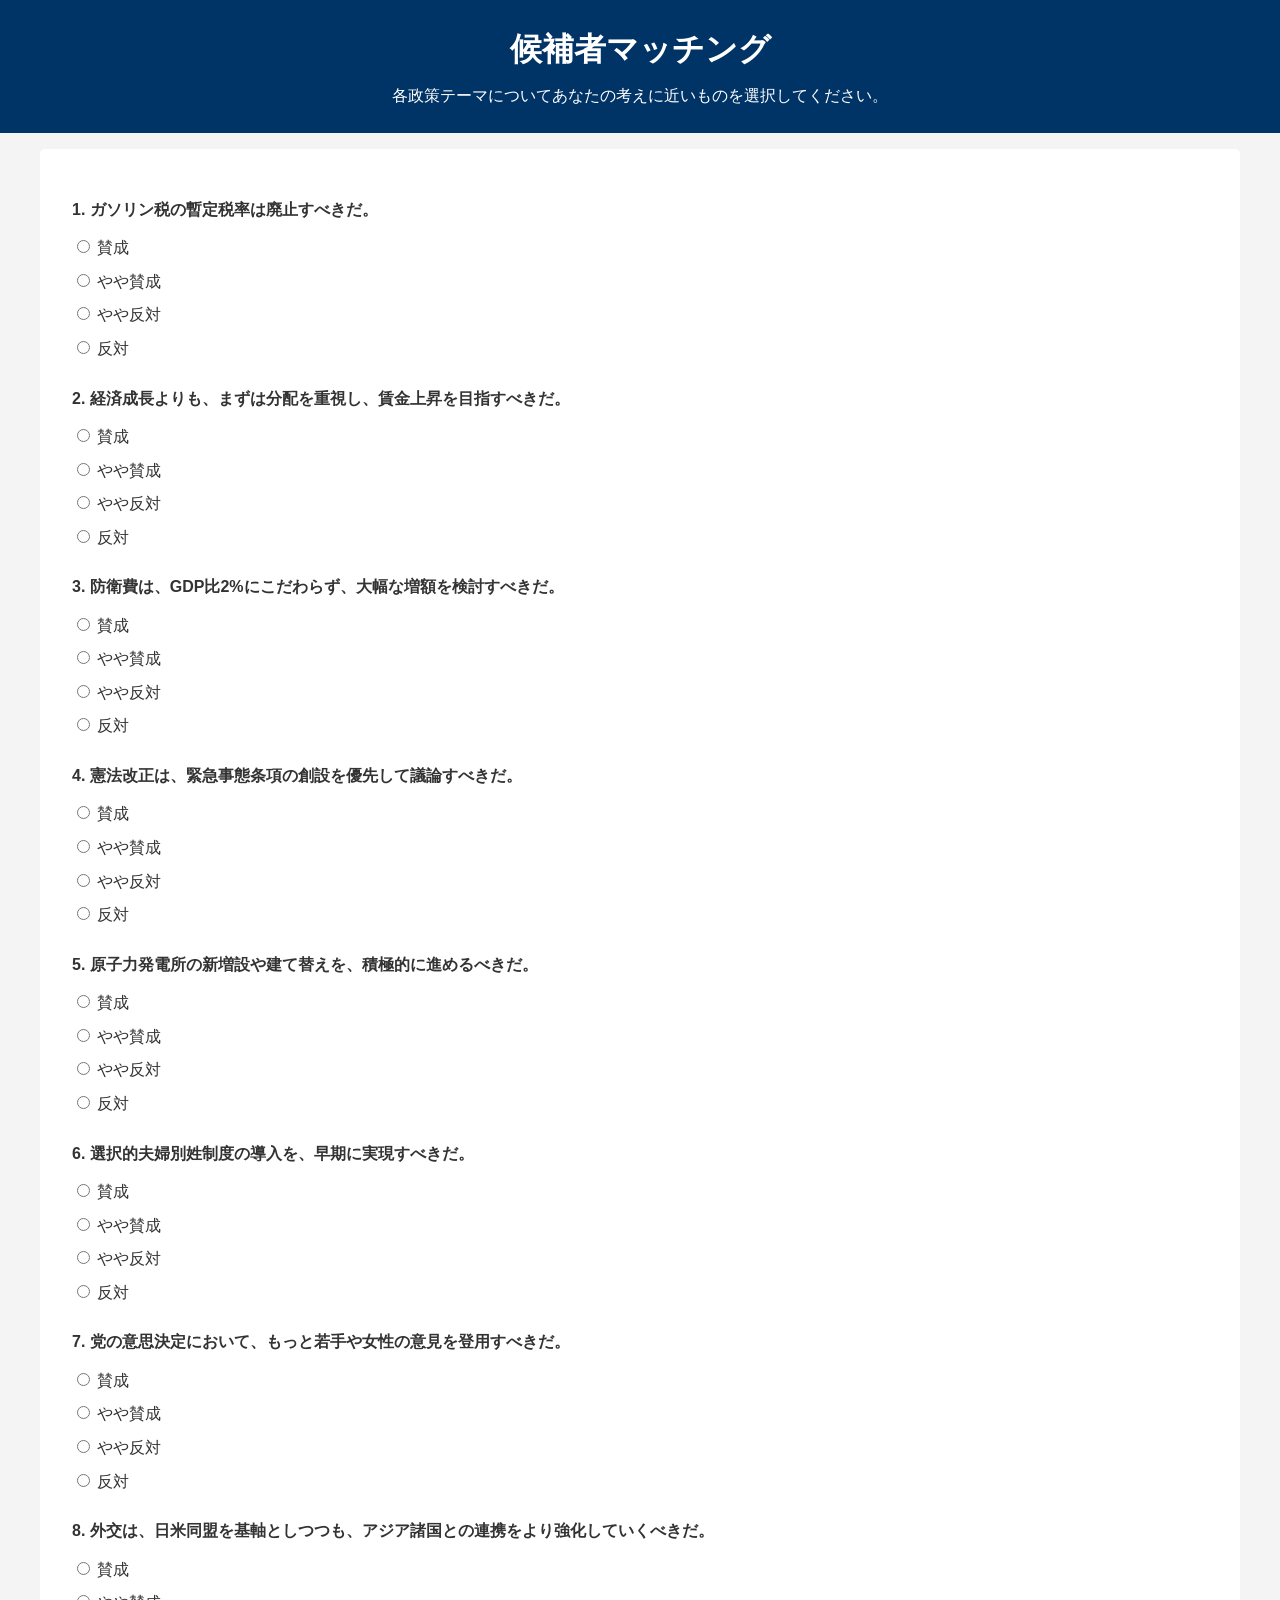
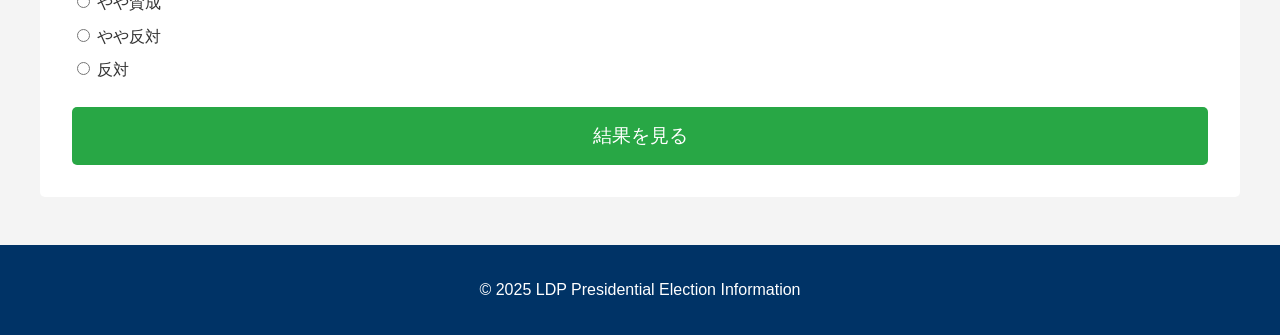
<file: LDP_election_summary/matcher.html>
<!DOCTYPE html>
<html lang="ja">
<head>
    <meta charset="UTF-8">
    <meta name="viewport" content="width=device-width, initial-scale=1.0">
    <title>候補者マッチング - 自民党総裁選2025</title>
    <link rel="stylesheet" href="style.css">
</head>
<body>
    <header>
        <h1>候補者マッチング</h1>
        <p>各政策テーマについてあなたの考えに近いものを選択してください。</p>
    </header>
    <main>
        <div id="questionnaire">
            <!-- Questions will be inserted here by JavaScript -->
        </div>
        <div id="results" style="display: none;">
            <!-- Results will be inserted here by JavaScript -->
        </div>
    </main>
    <footer>
        <p>&copy; 2025 LDP Presidential Election Information</p>
    </footer>
    <script src="matcher.js"></script>
</body>
</html>
</file>
<file: style.css>
body {
    font-family: sans-serif;
    line-height: 1.6;
    margin: 0;
    padding: 0;
    background: #f4f4f4;
    color: #333;
}

header {
    background: #003366;
    color: #fff;
    padding: 1.5rem 1rem;
    text-align: center;
}

header p {
    margin: 0;
    max-width: 800px;
    margin: 0.5rem auto 0;
}

h1 {
    margin: 0 0 0.5rem 0;
}

main {
    padding: 1rem;
    max-width: 1200px;
    margin: 0 auto;
}

section {
    background: #fff;
    margin-bottom: 1.5rem;
    padding: 1.5rem;
    border-radius: 5px;
}

h2 {
    color: #003366;
    border-bottom: 2px solid #003366;
    padding-bottom: 0.5rem;
    margin-top: 0;
}

/* --- Matcher Button --- */
#matcher-link {
    text-align: center;
}
.matcher-button {
    display: inline-block;
    background: #ffc107;
    color: #333;
    padding: 0.8rem 1.5rem;
    text-decoration: none;
    font-weight: bold;
    border-radius: 5px;
    margin-top: 1rem;
    transition: background-color 0.3s;
}

.matcher-button:hover {
    background: #ffca2c;
}

/* --- Responsive Table --- */
.table-container {
    overflow-x: auto;
    -webkit-overflow-scrolling: touch;
    margin-top: 1.5rem;
    border: 1px solid #ddd;
    border-radius: 5px;
}

#comparison table {
    width: 100%;
    min-width: 800px;
    border-collapse: collapse;
}

#comparison th, #comparison td {
    padding: 1rem;
    vertical-align: top;
    border: none;
    border-bottom: 1px solid #ddd;
    text-align: left;
}

#comparison thead th {
    background-color: #003366;
    color: #fff;
    position: sticky;
    top: 0;
    font-size: 0.95rem;
}

#comparison tbody tr:last-child th,
#comparison tbody tr:last-child td {
    border-bottom: none;
}

#comparison tbody td {
    font-size: 0.9rem;
    line-height: 1.5;
}

#comparison tbody tr:nth-child(even) {
    background-color: #f9f9f9;
}

#comparison td strong, #comparison tbody th strong {
    color: #0055a5;
}

/* --- Candidate Sections --- */
#candidates {
    background: transparent;
    padding: 0;
    border: none;
}

.candidate {
    background: #fff;
    margin-bottom: 2rem;
    border: 1px solid #e9ecef;
    border-radius: 8px;
    box-shadow: 0 2px 8px rgba(0,0,0,0.06);
    overflow: hidden;
    padding: 0;
}

.candidate h3 {
    font-size: 1.8rem;
    color: #003366;
    margin: 0;
    padding: 1.5rem;
    border-bottom: 1px solid #ddd;
    background-color: #f8f9fa;
}

.candidate-links {
    padding: 1rem 1.5rem;
    background: #f9f9f9;
    border-bottom: 1px solid #ddd;
}

.pdf-button {
    display: inline-block;
    background: #c82333;
    color: #fff;
    padding: 0.5rem 1rem;
    text-decoration: none;
    border-radius: 5px;
    font-weight: bold;
    font-size: 0.9rem;
}

.pdf-button:hover {
    background: #a21b29;
}

.candidate-info {
    display: flex;
    flex-wrap: wrap;
    padding: 1.5rem;
}

.policy, .profile {
    flex: 1;
    padding: 0 1rem;
    min-width: 300px;
}

.policy h4, .profile h4, .video-section h5 {
    color: #003366;
    border-bottom: 2px solid #e9ecef;
    padding-bottom: 0.5rem;
    margin-top: 0;
    margin-bottom: 1rem;
}

.policy p, .profile p {
    font-size: 0.95rem;
}

.policy p strong, .profile p strong {
    color: #d9534f;
}

.video-section {
    margin-top: 2rem;
    border-top: 1px solid #eee;
    padding-top: 1.5rem;
}

.video-section a {
    display: block;
    margin-bottom: 0.5rem;
    color: #007bff;
    text-decoration: none;
}

.video-section a:hover {
    text-decoration: underline;
}

/* --- Footer --- */
footer {
    text-align: center;
    padding: 1rem 0;
    background: #003366;
    color: #fff;
    margin-top: 2rem;
}

/* --- Debate Videos Section --- */
#debate-videos .video-container {
    display: flex;
    flex-wrap: wrap;
    gap: 1.5rem;
    justify-content: center;
    margin-top: 1.5rem;
}

#debate-videos .video-wrapper {
    position: relative;
    padding-bottom: 56.25%; /* 16:9 Aspect Ratio (9 / 16 = 0.5625) */
    height: 0;
    overflow: hidden;
    flex: 1 1 30%;
    min-width: 300px;
    max-width: 400px; /* Reduce max size further */
    border-radius: 5px;
    box-shadow: 0 2px 8px rgba(0,0,0,0.1);
}

#debate-videos .video-wrapper iframe {
    position: absolute;
    top: 0;
    left: 0;
    width: 100%;
    height: 100%;
}
</file>
<file: LDP presidential election1/style.css>
/* 全体のスタイル */
body {
    font-family: -apple-system, BlinkMacSystemFont, "Segoe UI", Roboto, "Helvetica Neue", Arial, sans-serif;
    line-height: 1.7;
    margin: 0;
    padding: 0;
    background-color: #f1f3f5;
    color: #212529;
}

/* ヘッダー */
header {
    background-color: #343a40;
    color: white;
    text-align: center;
    padding: 2rem 1rem;
    border-bottom: 4px solid #007bff;
}

header h1 {
    margin: 0;
    font-size: 2.2rem;
}

/* メインコンテンツ */
main {
    padding: 2rem 1rem;
}

.candidates-container {
    display: flex;
    flex-wrap: wrap;
    justify-content: center;
    gap: 2rem;
    max-width: 1400px;
    margin: 0 auto;
}

/* 候補者カードのリンク */
.card-link {
    text-decoration: none;
    color: inherit;
    display: block;
}

/* 候補者カード */
.candidate-card {
    background-color: white;
    border: 1px solid #dee2e6;
    border-radius: 8px;
    box-shadow: 0 2px 8px rgba(0, 0, 0, 0.05);
    padding: 1.5rem;
    width: 280px;
    height: 100%;
    transition: transform 0.2s, box-shadow 0.2s;
}

.candidate-card:hover {
    transform: translateY(-5px);
    box-shadow: 0 6px 16px rgba(0, 0, 0, 0.1);
}

.candidate-card h2 {
    margin-top: 0;
    margin-bottom: 0.75rem;
    font-size: 1.6rem;
    color: #0056b3;
}

.candidate-card .key-stance {
    font-weight: bold;
    color: #495057;
    margin-bottom: 1rem;
    font-size: 1.1rem;
}

.candidate-card ul {
    list-style: none;
    padding: 0;
    text-align: left;
    margin: 0;
}

.candidate-card ul li {
    padding: 0.5rem 0;
    border-bottom: 1px solid #e9ecef;
}

.candidate-card ul li:last-child {
    border-bottom: none;
}

/* 詳細ページ */
.detail-container {
    max-width: 800px;
    margin: 0 auto;
    background-color: #fff;
    padding: 2rem;
    border-radius: 8px;
    box-shadow: 0 2px 8px rgba(0, 0, 0, 0.05);
}

.policy-section {
    margin-bottom: 2.5rem;
}

.policy-section h3 {
    font-size: 1.8rem;
    color: #0056b3;
    border-bottom: 2px solid #007bff;
    padding-bottom: 0.5rem;
    margin-bottom: 1rem;
}

.policy-section p, .policy-section ul {
    margin-bottom: 1rem;
}

.back-link {
    display: inline-block;
    margin-top: 2rem;
    padding: 0.5rem 1rem;
    background-color: #6c757d;
    color: white;
    text-decoration: none;
    border-radius: 5px;
    transition: background-color 0.2s;
}

.back-link:hover {
    background-color: #5a6268;
}

/* フッター */
footer {
    text-align: center;
    padding: 1.5rem;
    margin-top: 2rem;
    font-size: 0.9rem;
    color: #6c757d;
    background-color: #e9ecef;
}
</file>
<file: LDP_election_summary/style.css>
body {
    font-family: sans-serif;
    line-height: 1.6;
    margin: 0;
    padding: 0;
    background: #f4f4f4;
    color: #333;
}

header {
    background: #003366;
    color: #fff;
    padding: 1.5rem 1rem;
    text-align: center;
}

header p {
    margin: 0;
    max-width: 600px;
    margin: 0.5rem auto 0;
}

h1 {
    margin: 0 0 0.5rem 0;
}

main {
    padding: 1rem;
    max-width: 1200px;
    margin: 0 auto;
}

section {
    background: #fff;
    margin-bottom: 1rem;
    padding: 1.5rem;
    border-radius: 5px;
}

h2 {
    color: #003366;
    border-bottom: 2px solid #003366;
    padding-bottom: 0.5rem;
    margin-top: 0;
}

/* --- Matcher Button --- */
.matcher-button {
    display: inline-block;
    background: #ffc107;
    color: #333;
    padding: 0.8rem 1.5rem;
    text-decoration: none;
    font-weight: bold;
    border-radius: 5px;
    margin-top: 1rem;
    transition: background-color 0.3s;
}

.matcher-button:hover {
    background: #ffca2c;
}

/* --- Comparison Table --- */
#comparison table {
    width: 100%;
    border-collapse: collapse;
    margin-top: 1rem;
}

#comparison th, #comparison td {
    border: 1px solid #ddd;
    padding: 0.8rem;
    text-align: left;
}

#comparison th {
    background-color: #e6f0ff;
    font-weight: bold;
    color: #003366;
}

#comparison td {
    vertical-align: top;
}

#comparison tbody tr:nth-child(odd) {
    background-color: #f9f9f9;
}

/* --- Candidate Sections --- */
.candidate-info {
    display: flex;
    flex-wrap: wrap;
}

.policy, .profile {
    flex: 1;
    padding: 0 1rem;
    min-width: 300px;
}

.policy ul {
    list-style-type: none;
    padding: 0;
}

.policy li {
    background: #e6f0ff;
    margin-bottom: 0.5rem;
    padding: 0.8rem;
    border-radius: 3px;
}

.policy li strong {
    color: #003366;
}

/* --- Matcher Page --- */
#questionnaire {
    background: #fff;
    padding: 2rem;
    border-radius: 5px;
}

.question {
    margin-bottom: 1.5rem;
}

.question p {
    font-weight: bold;
    margin-bottom: 0.8rem;
}

.question label {
    display: block;
    margin-bottom: 0.5rem;
    cursor: pointer;
}

#submit-matcher {
    background: #28a745;
    color: white;
    border: none;
    padding: 1rem 2rem;
    font-size: 1.2rem;
    border-radius: 5px;
    cursor: pointer;
    display: block;
    width: 100%;
    margin-top: 1rem;
}

#results {
    background: #fff;
    padding: 2rem;
    border-radius: 5px;
    text-align: center;
}

.best-match {
    font-size: 2rem;
    font-weight: bold;
    color: #dc3545;
    margin: 1rem 0;
}

#results ul {
    list-style-type: none;
    padding: 0;
    max-width: 300px;
    margin: 1rem auto;
    text-align: left;
}

#results li {
    background: #f4f4f4;
    padding: 0.5rem;
    margin-bottom: 0.5rem;
    border-radius: 3px;
}

.back-button {
    display: inline-block;
    background: #6c757d;
    color: #fff;
    padding: 0.8rem 1.5rem;
    text-decoration: none;
    border-radius: 5px;
    margin-top: 1rem;
}

/* --- Footer --- */
footer {
    text-align: center;
    padding: 1rem 0;
    background: #003366;
    color: #fff;
    margin-top: 2rem;
}
</file>
<file: LDP_election_summary_new/style.css>
body {
    font-family: sans-serif;
    line-height: 1.6;
    margin: 0;
    padding: 0;
    background: #f4f4f4;
    color: #333;
}

header {
    background: #003366;
    color: #fff;
    padding: 1.5rem 1rem;
    text-align: center;
}

header p {
    margin: 0;
    max-width: 600px;
    margin: 0.5rem auto 0;
}

h1 {
    margin: 0 0 0.5rem 0;
}

main {
    padding: 1rem;
    max-width: 1200px;
    margin: 0 auto;
}

section {
    background: #fff;
    margin-bottom: 1rem;
    padding: 1.5rem;
    border-radius: 5px;
}

h2 {
    color: #003366;
    border-bottom: 2px solid #003366;
    padding-bottom: 0.5rem;
    margin-top: 0;
}

/* --- Matcher Button --- */
.matcher-button {
    display: inline-block;
    background: #ffc107;
    color: #333;
    padding: 0.8rem 1.5rem;
    text-decoration: none;
    font-weight: bold;
    border-radius: 5px;
    margin-top: 1rem;
    transition: background-color 0.3s;
}

.matcher-button:hover {
    background: #ffca2c;
}

/* --- Comparison Table --- */
#comparison table {
    width: 100%;
    border-collapse: collapse;
    margin-top: 1rem;
}

#comparison th, #comparison td {
    border: 1px solid #ddd;
    padding: 0.8rem;
    text-align: left;
}

#comparison th {
    background-color: #e6f0ff;
    font-weight: bold;
    color: #003366;
}

#comparison td {
    vertical-align: top;
}

#comparison tbody tr:nth-child(odd) {
    background-color: #f9f9f9;
}

/* --- Candidate Sections --- */
.candidate-links {
    margin-bottom: 1rem;
}

.pdf-button {
    display: inline-block;
    background: #007bff;
    color: #fff;
    padding: 0.5rem 1rem;
    text-decoration: none;
    border-radius: 5px;
    margin-right: 0.5rem;
}

.pdf-button:hover {
    background: #0056b3;
}

.candidate-info {
    display: flex;
    flex-wrap: wrap;
}

.policy, .profile {
    flex: 1;
    padding: 0 1rem;
    min-width: 300px;
}

.policy ul {
    list-style-type: none;
    padding: 0;
}

.policy li {
    background: #e6f0ff;
    margin-bottom: 0.5rem;
    padding: 0.8rem;
    border-radius: 3px;
}

.policy li strong {
    color: #003366;
}

.video-section {
    margin-top: 1rem;
    border-top: 1px solid #eee;
    padding-top: 1rem;
}

.video-section h4 {
    color: #003366;
    margin-top: 0;
}

/* --- Debate Section --- */
#debates {
    background: #fff;
    margin-top: 2rem;
    padding: 1.5rem;
    border-radius: 5px;
}

#debates h2 {
    color: #003366;
    border-bottom: 2px solid #003366;
    padding-bottom: 0.5rem;
}

.video-list a {
    display: block;
    margin-bottom: 0.5rem;
    color: #007bff;
    text-decoration: none;
}

.video-list a:hover {
    text-decoration: underline;
}

/* --- Matcher Page --- */
#questionnaire {
    background: #fff;
    padding: 2rem;
    border-radius: 5px;
}

.question {
    margin-bottom: 1.5rem;
}

.question p {
    font-weight: bold;
    margin-bottom: 0.8rem;
}

.question label {
    display: block;
    margin-bottom: 0.5rem;
    cursor: pointer;
}

.answers label {
    margin-left: 1rem;
}

#submit-matcher {
    background: #28a745;
    color: white;
    border: none;
    padding: 1rem 2rem;
    font-size: 1.2rem;
    border-radius: 5px;
    cursor: pointer;
    display: block;
    width: 100%;
    margin-top: 1rem;
}

#results {
    background: #fff;
    padding: 2rem;
    border-radius: 5px;
    text-align: center;
}

.best-match {
    font-size: 2rem;
    font-weight: bold;
    color: #dc3545;
    margin: 1rem 0;
}

#results ul {
    list-style-type: none;
    padding: 0;
    max-width: 300px;
    margin: 1rem auto;
    text-align: left;
}

#results li {
    background: #f4f4f4;
    padding: 0.5rem;
    margin-bottom: 0.5rem;
    border-radius: 3px;
}

.back-button {
    display: inline-block;
    background: #6c757d;
    color: #fff;
    padding: 0.8rem 1.5rem;
    text-decoration: none;
    border-radius: 5px;
    margin-top: 1rem;
}

/* --- Footer --- */
footer {
    text-align: center;
    padding: 1rem 0;
    background: #003366;
    color: #fff;
    margin-top: 2rem;
}
</file>
<file: matcher.css>
/* --- Base Styles --- */
body {
    font-family: 'Helvetica Neue', 'Arial', 'Hiragino Kaku Gothic ProN', 'Hiragino Sans', 'Meiryo', sans-serif;
    line-height: 1.7;
    margin: 0;
    padding: 20px;
    background: #f0f2f5;
    color: #333;
    display: flex;
    justify-content: center;
    align-items: center;
    min-height: 100vh;
}

main {
    width: 100%;
    max-width: 700px;
}

#diagnostic-container {
    background: #fff;
    padding: 2rem;
    border-radius: 12px;
    box-shadow: 0 4px 20px rgba(0, 0, 0, 0.08);
    text-align: center;
}

h1, h2 {
    color: #003366;
    margin-top: 0;
}

h1 {
    font-size: 2rem;
}

h2 {
    font-size: 1.8rem;
}

p {
    font-size: 1rem;
    margin-bottom: 1.5rem;
}

.hidden {
    display: none;
}

/* --- Buttons --- */
.btn {
    display: inline-block;
    background: #003366;
    color: #fff;
    padding: 12px 24px;
    border: none;
    border-radius: 8px;
    font-size: 1rem;
    font-weight: bold;
    text-decoration: none;
    cursor: pointer;
    transition: background-color 0.3s, transform 0.2s;
}

.btn:hover {
    background: #0055a5;
    transform: translateY(-2px);
}

.btn-secondary {
    background: #6c757d;
}

.btn-secondary:hover {
    background: #5a6268;
}

.result-buttons {
    margin-top: 2rem;
    display: flex;
    justify-content: center;
    gap: 1rem;
}

/* --- Question Screen --- */
#question-content {
    text-align: left;
    animation: fadeIn 0.5s ease-in-out;
}

#question-number {
    font-size: 1.2rem;
    font-weight: bold;
    color: #0055a5;
}

#question-scenario {
    background-color: #f8f9fa;
    border-left: 4px solid #0055a5;
    padding: 1rem;
    margin-bottom: 2rem;
    font-size: 1.1rem;
}

.choices-container .btn {
    display: block;
    width: 100%;
    text-align: left;
    margin-bottom: 1rem;
    background: #e9ecef;
    color: #333;
    font-weight: normal;
}

.choices-container .btn:hover {
    background: #d4dae0;
    transform: none;
}

.choices-container .btn .choice-label {
    font-weight: bold;
    margin-right: 0.5em;
    color: #003366;
}

/* --- Progress Bar --- */
#progress-bar-container {
    width: 100%;
    background-color: #e9ecef;
    border-radius: 5px;
    margin-bottom: 2rem;
}

#progress-bar {
    width: 0%;
    height: 10px;
    background-color: #007bff;
    border-radius: 5px;
    transition: width 0.5s ease-in-out;
}

/* --- Result Screen --- */
#result-bars {
    text-align: left;
    margin-top: 2rem;
}

.result-item {
    margin-bottom: 1.5rem;
    animation: slideInUp 0.5s ease-out;
}

.result-label {
    display: flex;
    justify-content: space-between;
    align-items: center;
    margin-bottom: 0.5rem;
    font-weight: bold;
}

.candidate-name {
    font-size: 1.2rem;
}

.match-percentage {
    font-size: 1.2rem;
    color: #003366;
}

.bar-container {
    width: 100%;
    background-color: #e9ecef;
    border-radius: 5px;
}

.bar {
    height: 24px;
    background-color: #ffc107; /* Accent color */
    width: 0%; /* Set by JS */
    border-radius: 5px;
    transition: width 1s ease-out;
    text-align: right;
    line-height: 24px;
    color: white;
    font-weight: bold;
    padding-right: 8px;
}

/* --- Detailed Results Section --- */
#detailed-results-container {
    margin-top: 3rem;
    text-align: left;
    border-top: 1px solid #dee2e6;
    padding-top: 2rem;
}

.details-title {
    text-align: center;
    color: #003366;
    margin-bottom: 2rem;
    font-size: 1.5rem;
}

.explanation-item {
    margin-bottom: 2rem;
    padding: 1.5rem;
    background-color: #f8f9fa;
    border-radius: 8px;
    border: 1px solid #e9ecef;
}

.explanation-item h4 {
    color: #0055a5;
    margin-top: 0;
    margin-bottom: 1rem;
    border-bottom: 2px solid #e9ecef;
    padding-bottom: 0.5rem;
    font-size: 1.2rem;
}

.user-answer {
    font-weight: bold;
    color: #003366;
    margin-bottom: 1rem !important; /* Override default p margin */
    background-color: #e6f0ff;
    padding: 0.5rem 1rem;
    border-radius: 5px;
}

.choice-explanation {
    margin-bottom: 0.75rem;
    padding: 1rem;
    border-radius: 5px;
    font-size: 0.95rem;
}

.choice-explanation p {
    margin: 0;
}

.choice-text {
    margin-bottom: 0.75rem !important;
    color: #6c757d;
    font-size: 0.9rem;
}

.choice-text strong {
    color: #495057;
}

.explanation-text {
    color: #212529;
    font-size: 0.95rem;
    line-height: 1.6;
}

.choice-explanation.selected {
    background-color: #e6f0ff;
    border: 1px solid #b8d6fb;
}


/* --- Animations --- */
@keyframes fadeIn {
    from { opacity: 0; }
    to { opacity: 1; }
}

@keyframes fadeOut {
    from { opacity: 1; }
    to { opacity: 0; }
}

.fade-out {
    animation: fadeOut 0.3s ease-in-out forwards;
}

@keyframes slideInUp {
    from { transform: translateY(20px); opacity: 0; }
    to { transform: translateY(0); opacity: 1; }
}

/* --- Responsive Design --- */
@media (max-width: 600px) {
    body {
        padding: 10px;
    }
    #diagnostic-container {
        padding: 1.5rem;
    }
    h1 { font-size: 1.8rem; }
    h2 { font-size: 1.6rem; }
    .result-buttons {
        flex-direction: column;
    }
    .details-title { font-size: 1.3rem; }
    .explanation-item { padding: 1rem; }
}
</file>
